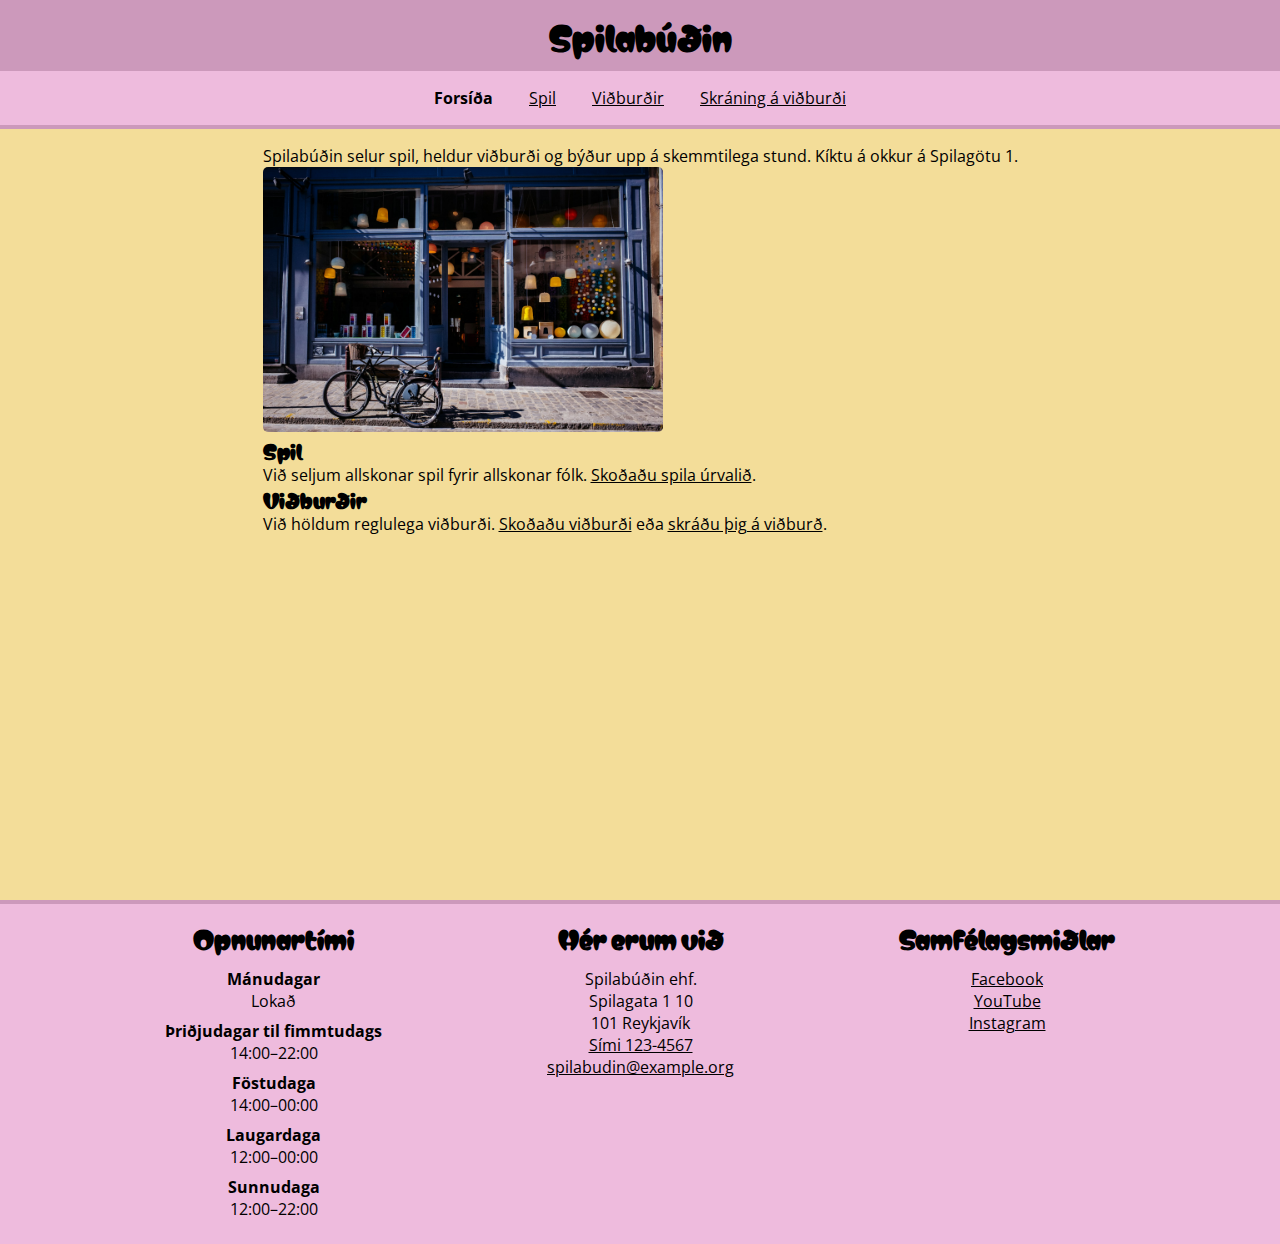
<file: v3/index.html>
<!DOCTYPE html>
<html lang="is">

<head>
  <meta charset="utf-8">
  <title>Spilabúðin</title>
  <meta name="description"
    content="Spilabúðin selur spil, heldur viðburði og býður upp á skemmtilega stund. Kíktu á okkur á Spilagötu 1.">
  <meta property="og:title" content="Spilabúðin">
  <meta property="og:description"
    content="Spilabúðin selur spil, heldur viðburði og býður upp á skemmtilega stund. Kíktu á okkur á Spilagötu 1.">
  <meta property="og:image" content="/myndir/sharing.jpg">
  <link rel="stylesheet" href="styles.css">
</head>

<body>
  <div class="wrapper">
    <header>
      <h1>Spilabúðin</h1>
    </header>

    <p><a href="#efni" class="sr-only">Beint í efni</a></p>

    <nav>
      <ul>
        <li><strong>Forsíða</strong></li>
        <li><a href="sidur/spil.html">Spil</a></li>
        <li><a href="sidur/vidburdir.html">Viðburðir</a></li>
        <li><a href="sidur/skraning.html">Skráning á viðburði</a></li>
      </ul>
    </nav>

    
    <main id="efni">
      <p>Spilabúðin selur spil, heldur viðburði og býður upp á skemmtilega stund. Kíktu á okkur á Spilagötu 1.</p>

      <img class="forsidumynd" src="./myndir/spilabudin.jpg"
        alt="Inngangur að Spilabúðinni, blámálað hús með stórum gluggum. Í gluggunum eru litríkir hlutir. Fyrir framan húsið er hjól.">

      <section>
        <h3>Spil</h3>
        <p>Við seljum allskonar spil fyrir allskonar fólk. <a href="./sidur/spil.html">Skoðaðu spila úrvalið</a>.</p>
      </section>

      <section>
        <h3>Viðburðir</h3>
        <p>Við höldum reglulega viðburði. <a href="./sidur/vidburdir.html">Skoðaðu viðburði</a> eða <a
            href="./sidur/skraning.html">skráðu þig á viðburð</a>.</p>
      </section>
    </main>
  </div>

  <footer>
    <section>
      <h2>Opnunartími</h2>
      <dl>
        <dt>Mánudagar</dt>
        <dd>Lokað</dd>
        <dt>Þriðjudagar til fimmtudags</dt>
        <dd>14:00–22:00</dd>
        <dt>Föstudaga</dt>
        <dd>14:00–00:00</dd>
        <dt>Laugardaga</dt>
        <dd>12:00–00:00</dd>
        <dt>Sunnudaga</dt>
        <dd>12:00–22:00</dd>
      </dl>
    </section>

    <section>
      <h2>Hér erum við</h2>
      <ul>
        <li>Spilabúðin ehf.</li>
        <li>Spilagata 1 10</li>
        <li>101 Reykjavík</li>
        <li><a href="tel:1234567">Sími 123-4567</a></li>
        <li>
          <a href="mailto:spilabudin@example.org">spilabudin@example.org</a>
        </li>
      </ul>
    </section>

    <section>
      <h2>Samfélagsmiðlar</h2>
      <ul>
        <li><a href="https://www.facebook.com/HaskoliIslands/">Facebook</a></li>
        <li><a href="https://www.youtube.com/user/HIvarp">YouTube</a></li>
        <li><a href="https://www.instagram.com/haskoli_islands/">Instagram</a></li>
      </ul>
    </section>
  </footer>
</body>

</html>
</file>
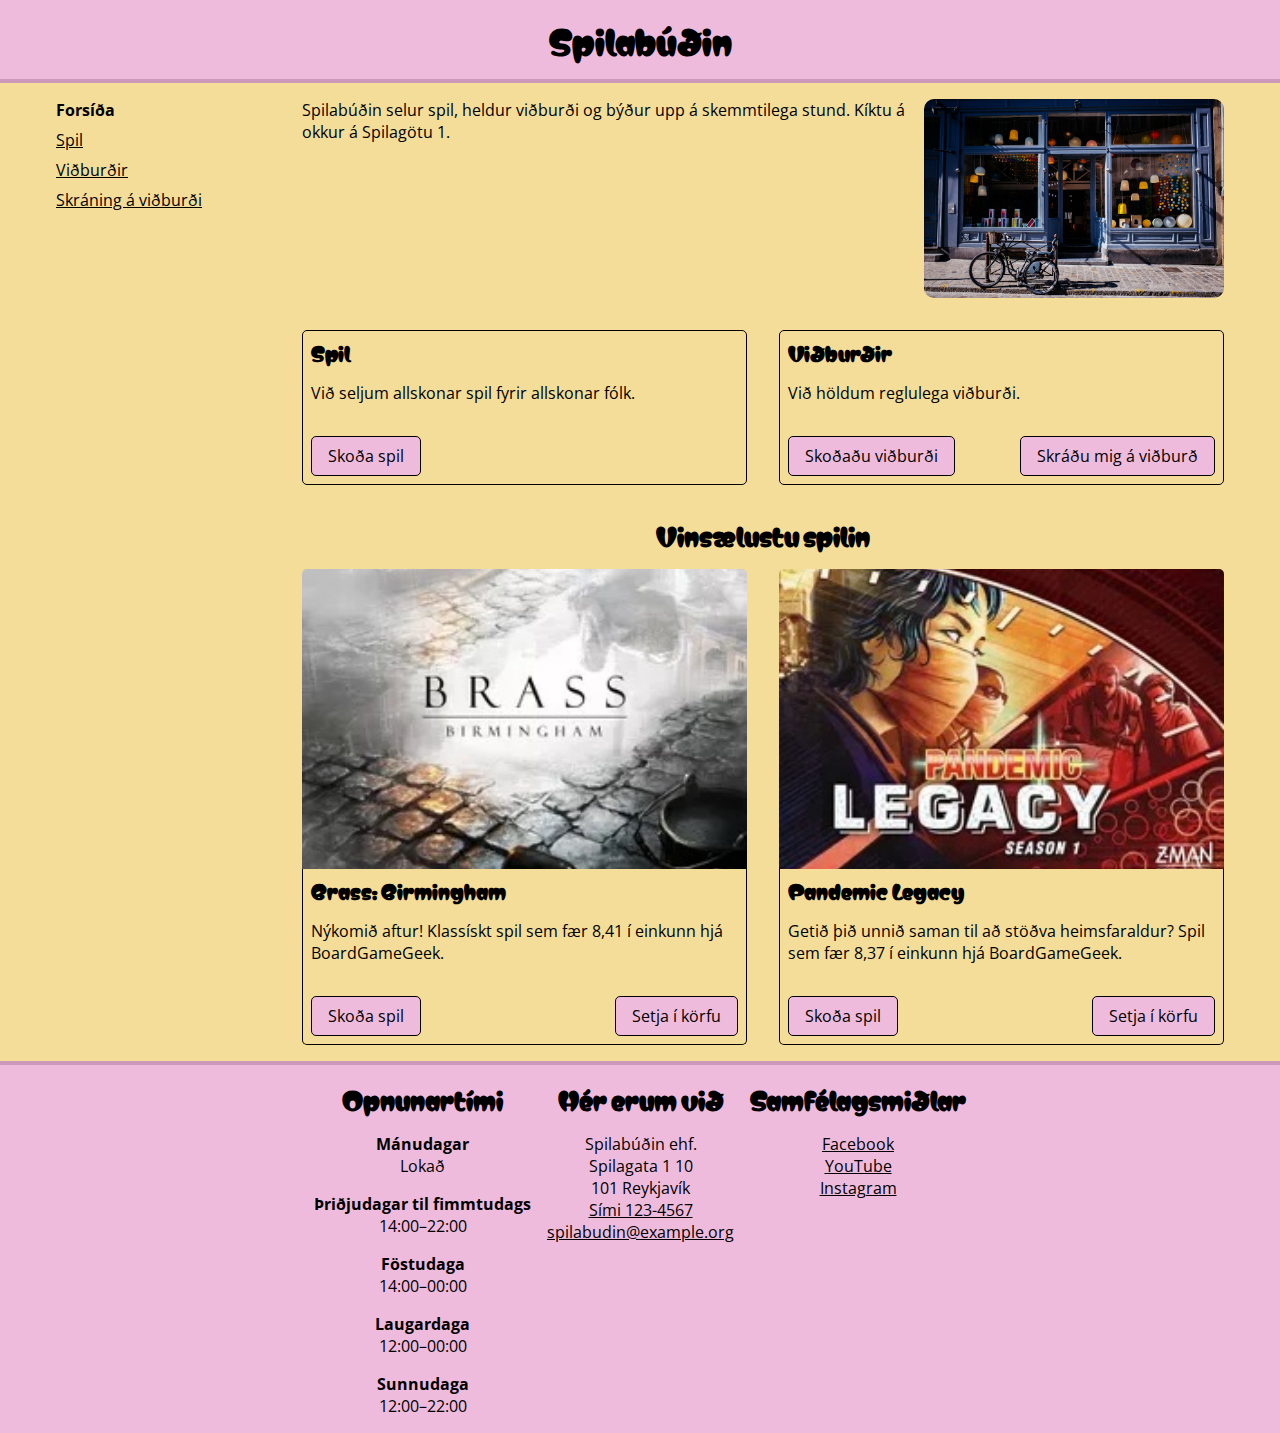
<file: v4/index.html>
<!DOCTYPE html>
<html lang="is">

<head>
  <meta charset="utf-8">
  <title>Spilabúðin</title>
  <link rel="stylesheet" href="./styles.css">
  <meta name="description"
    content="Spilabúðin selur spil, heldur viðburði og býður upp á skemmtilega stund. Kíktu á okkur á Spilagötu 1.">
  <meta property="og:title" content="Spilabúðin">
  <meta property="og:description"
    content="Spilabúðin selur spil, heldur viðburði og býður upp á skemmtilega stund. Kíktu á okkur á Spilagötu 1.">
  <meta property="og:image" content="./myndir/sharing.jpg">
</head>

<body>
  <div class="wrapper">
    <header>
      <h1>Spilabúðin</h1>
    </header>

    <p class="sr-only"><a href="#efni">Beint í efni</a></p>

    <div class="wrapper-content">
      <nav class="wrapper-nav">
        <ul>
          <li><strong>Forsíða</strong></li>
          <li><a href="sidur/spil.html">Spil</a></li>
          <li><a href="sidur/vidburdir.html">Viðburðir</a></li>
          <li><a href="sidur/skraning.html">Skráning á viðburði</a></li>
        </ul>
      </nav>

      <main id="efni" class="wrapper-main">
        <div class="content">
          <div class="inngangur">
            <img src="./myndir/spilabudin.jpg" alt="Mynd af Spilabúðinni.">
            <p>Spilabúðin selur spil, heldur viðburði og býður upp á skemmtilega stund. Kíktu á okkur á Spilagötu 1.</p>
          </div>

          <div class="cards">
            <div class="content">
              <section class="card">
                <div class="content">
                  <h3 class="title">Spil</h3>
                  <div class="text">
                    <p>Við seljum allskonar spil fyrir allskonar fólk.</p>
                  </div>
                  <div class="actions">
                    <a href="./sidur/spil.html" class="button">Skoða spil</a>
                  </div>
                </div>
              </section>

              <section class="card">
                <div class="content">
                  <h3 class="title">Viðburðir</h3>
                  <div class="text">
                    <p>Við höldum reglulega viðburði.</p>
                  </div>
                  <div class="actions">
                    <a class="button" href="./sidur/vidburdir.html">Skoðaðu viðburði</a><a class="button"
                      href="./sidur/skraning.html">Skráðu mig á viðburð</a>
                  </div>
                </div>
              </section>
            </div>
          </div>

          <div class="cards">
            <h2 class="title">Vinsælustu spilin</h2>
            <div class="content">
              <section class="card">
                <div class="image"><img src="./myndir/brass.jpg" alt="Mynd af spilinu Brass: Birmingham"></div>
                <div class="content">
                  <h3 class="title">Brass: Birmingham</h3>
                  <div class="text">
                    <p>Nýkomið aftur! Klassískt spil sem fær 8,41 í einkunn hjá BoardGameGeek.
                    </p>
                  </div>
                  <div class="actions">
                    <a href="./sidur/spil.html" class="button">Skoða spil</a>
                    <form method="post" action=".">
                      <input type="hidden" name="id" value="1">
                      <button class="button">Setja í körfu</button>
                    </form>
                  </div>
                </div>
              </section>

              <section class="card">
                <div class="image"><img class="image" src="./myndir/pandemic.jpg" alt="Mynd af spilinu Pandemic Legacy"></div>
                <div class="content">
                  <h3 class="title">Pandemic Legacy</h3>
                  <div class="text">
                    <p>Getið þið unnið saman til að stöðva heimsfaraldur? Spil sem fær 8,37 í einkunn hjá BoardGameGeek.
                    </p>
                  </div>
                  <div class="actions">
                    <a href="./sidur/spil.html" class="button">Skoða spil</a>

                    <form method="post" action=".">
                      <input type="hidden" name="id" value="1">
                      <button class="button">Setja í körfu</button>
                    </form>
                  </div>
                </div>
              </section>

            </div>
          </div>
        </div>
      </main>
    </div>

    <footer>
      <section>
        <h2>Opnunartími</h2>
        <dl>
          <dt>Mánudagar</dt>
          <dd>Lokað</dd>
          <dt>Þriðjudagar til fimmtudags</dt>
          <dd>14:00–22:00</dd>
          <dt>Föstudaga</dt>
          <dd>14:00–00:00</dd>
          <dt>Laugardaga</dt>
          <dd>12:00–00:00</dd>
          <dt>Sunnudaga</dt>
          <dd>12:00–22:00</dd>
        </dl>
      </section>

      <section>
        <h2>Hér erum við</h2>
        <ul>
          <li>Spilabúðin ehf.</li>
          <li>Spilagata 1 10</li>
          <li>101 Reykjavík</li>
          <li><a href="tel:1234567">Sími 123-4567</a></li>
          <li>
            <a href="mailto:spilabudin@example.org">spilabudin@example.org</a>
          </li>
        </ul>
      </section>

      <section>
        <h2>Samfélagsmiðlar</h2>
        <ul>
          <li><a href="https://www.facebook.com/HaskoliIslands/">Facebook</a></li>
          <li><a href="https://www.youtube.com/user/HIvarp">YouTube</a></li>
          <li><a href="https://www.instagram.com/haskoli_islands/">Instagram</a></li>
        </ul>
      </section>
    </footer>
  </div>

</body>

</html>
</file>
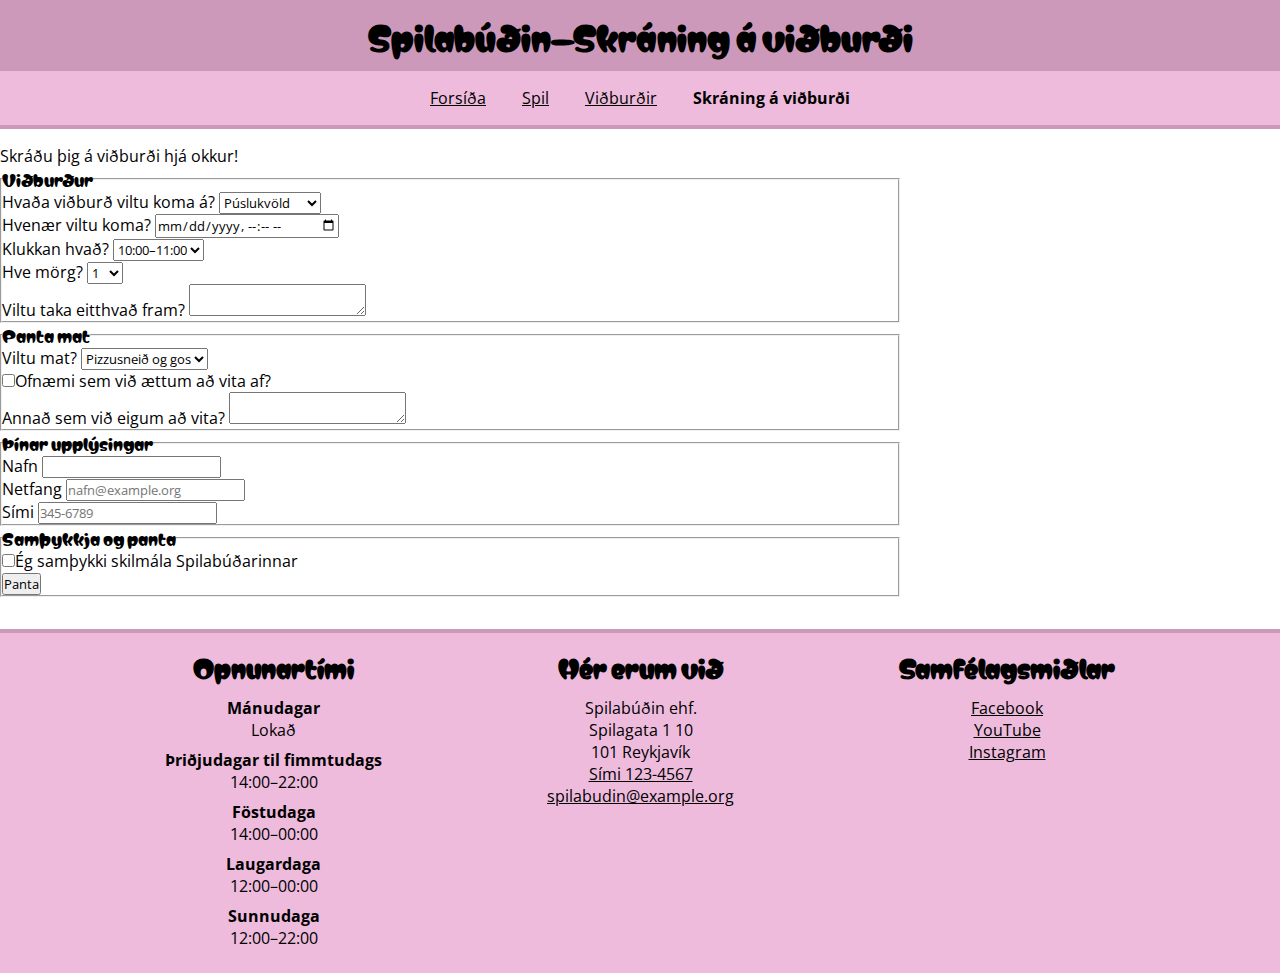
<file: v3/sidur/skraning.html>
<!DOCTYPE html>
<html lang="is">

<head>
  <meta charset="utf-8">
  <title>Spilabúðin—Skráning á viðburði</title>
  <meta name="description"
    content="Spilabúðin selur spil, heldur viðburði og býður upp á skemmtilega stund. Kíktu á okkur á Spilagötu 1.">
  <meta property="og:title" content="Spilabúðin">
  <meta property="og:description"
    content="Spilabúðin selur spil, heldur viðburði og býður upp á skemmtilega stund. Kíktu á okkur á Spilagötu 1.">
  <meta property="og:image" content="/myndir/sharing.jpg">
  <link rel="stylesheet" href="../styles.css">
</head>

<body>
  <header>
    <h1>Spilabúðin—Skráning á viðburði</h1>
  </header>

  <p><a href="#efni" class="sr-only">Beint í efni</a></p>

  <nav>
    <ul>
      <li><a href="../index.html">Forsíða</a></li>
      <li><a href="./spil.html">Spil</a></li>
      <li><a href="./vidburdir.html">Viðburðir</a></li>
      <li><strong>Skráning á viðburði</strong></li>
    </ul>
  </nav>

  <main id="efni">
    <p>Skráðu þig á viðburði hjá okkur!</p>

    <form method="GET" action=".">
      <fieldset>
        <legend>Viðburður</legend>
        <div>
          <label for="event">Hvaða viðburð viltu koma á?</label>
          <select id="event">
            <option>Púslukvöld</option>
            <option>Ticket to Ride</option>
          </select>
        </div>
        <div>
          <label for="when">Hvenær viltu koma?</label>
          <input type="datetime-local" id="when" name="when">
        </div>
        <div>
          <label for="time">Klukkan hvað?</label>
          <select id="time">
            <option>10:00–11:00</option>
            <option>11:00–12:00</option>
            <option>12:00–13:00</option>
            <option>13:00–14:00</option>
            <option>14:00–15:00</option>
            <option>15:00–16:00</option>
            <option>16:00–17:00</option>
            <option>17:00–18:00</option>
            <option>18:00–19:00</option>
            <option>19:00–20:00</option>
            <option>20:00–21:00</option>
            <option>21:00–22:00</option>
            <option>22:00–23:00</option>
            <option>23:00–00:00</option>
          </select>
        </div>
        <div>
          <label for="size">Hve mörg?</label>
          <select id="size">
            <option>1</option>
            <option>2</option>
            <option>3</option>
            <option>4</option>
            <option>5</option>
            <option>6</option>
            <option>7</option>
            <option>8</option>
            <option>9</option>
            <option>10</option>
          </select>
        </div>
        <div>
          <label for="special">Viltu taka eitthvað fram?</label>
          <textarea id="special"></textarea>
        </div>
      </fieldset>
      <fieldset>
        <legend>Panta mat</legend>
        <div>
          <label for="food">Viltu mat?</label>
          <select id="food">
            <option>Pizzusneið og gos</option>
            <option>Kaffi og kaka</option>
            <option>Engan mat</option>
          </select>
        </div>
        <div>
          <label>
            <input type="checkbox" name="allergy">Ofnæmi sem við ættum að vita af?</label>
        </div>
        <div>
          <label for="special-food">Annað sem við eigum að vita?</label>
          <textarea id="special-food"></textarea>
        </div>
      </fieldset>
      <fieldset>
        <legend>Þínar upplýsingar</legend>
        <div>
          <label for="name">Nafn</label>
          <input id="name" type="text" required>
        </div>
        <div>
          <label for="email">Netfang</label>
          <input id="email" name="email" type="email" required placeholder="nafn@example.org">
        </div>
        <div>
          <label for="phone">Sími</label>
          <input id="phone" type="tel" required placeholder="345-6789">
        </div>
      </fieldset>
      <fieldset>
        <legend>Samþykkja og panta</legend>
        <div>
          <label>
            <input type="checkbox" name="terms">Ég samþykki skilmála
            Spilabúðarinnar</label>
        </div>
        <button>Panta</button>
      </fieldset>
    </form>
  </main>

  <footer>
    <section>
      <h2>Opnunartími</h2>
      <dl>
        <dt>Mánudagar</dt>
        <dd>Lokað</dd>
        <dt>Þriðjudagar til fimmtudags</dt>
        <dd>14:00–22:00</dd>
        <dt>Föstudaga</dt>
        <dd>14:00–00:00</dd>
        <dt>Laugardaga</dt>
        <dd>12:00–00:00</dd>
        <dt>Sunnudaga</dt>
        <dd>12:00–22:00</dd>
      </dl>
    </section>

    <section>
      <h2>Hér erum við</h2>
      <ul>
        <li>Spilabúðin ehf.</li>
        <li>Spilagata 1 10</li>
        <li>101 Reykjavík</li>
        <li><a href="tel:1234567">Sími 123-4567</a></li>
        <li>
          <a href="mailto:spilabudin@example.org">spilabudin@example.org</a>
        </li>
      </ul>
    </section>

    <section>
      <h2>Samfélagsmiðlar</h2>
      <ul>
        <li><a href="https://www.facebook.com/HaskoliIslands/">Facebook</a></li>
        <li><a href="https://www.youtube.com/user/HIvarp">YouTube</a></li>
        <li><a href="https://www.instagram.com/haskoli_islands/">Instagram</a></li>
      </ul>
    </section>
  </footer>
</body>

</html>
</file>
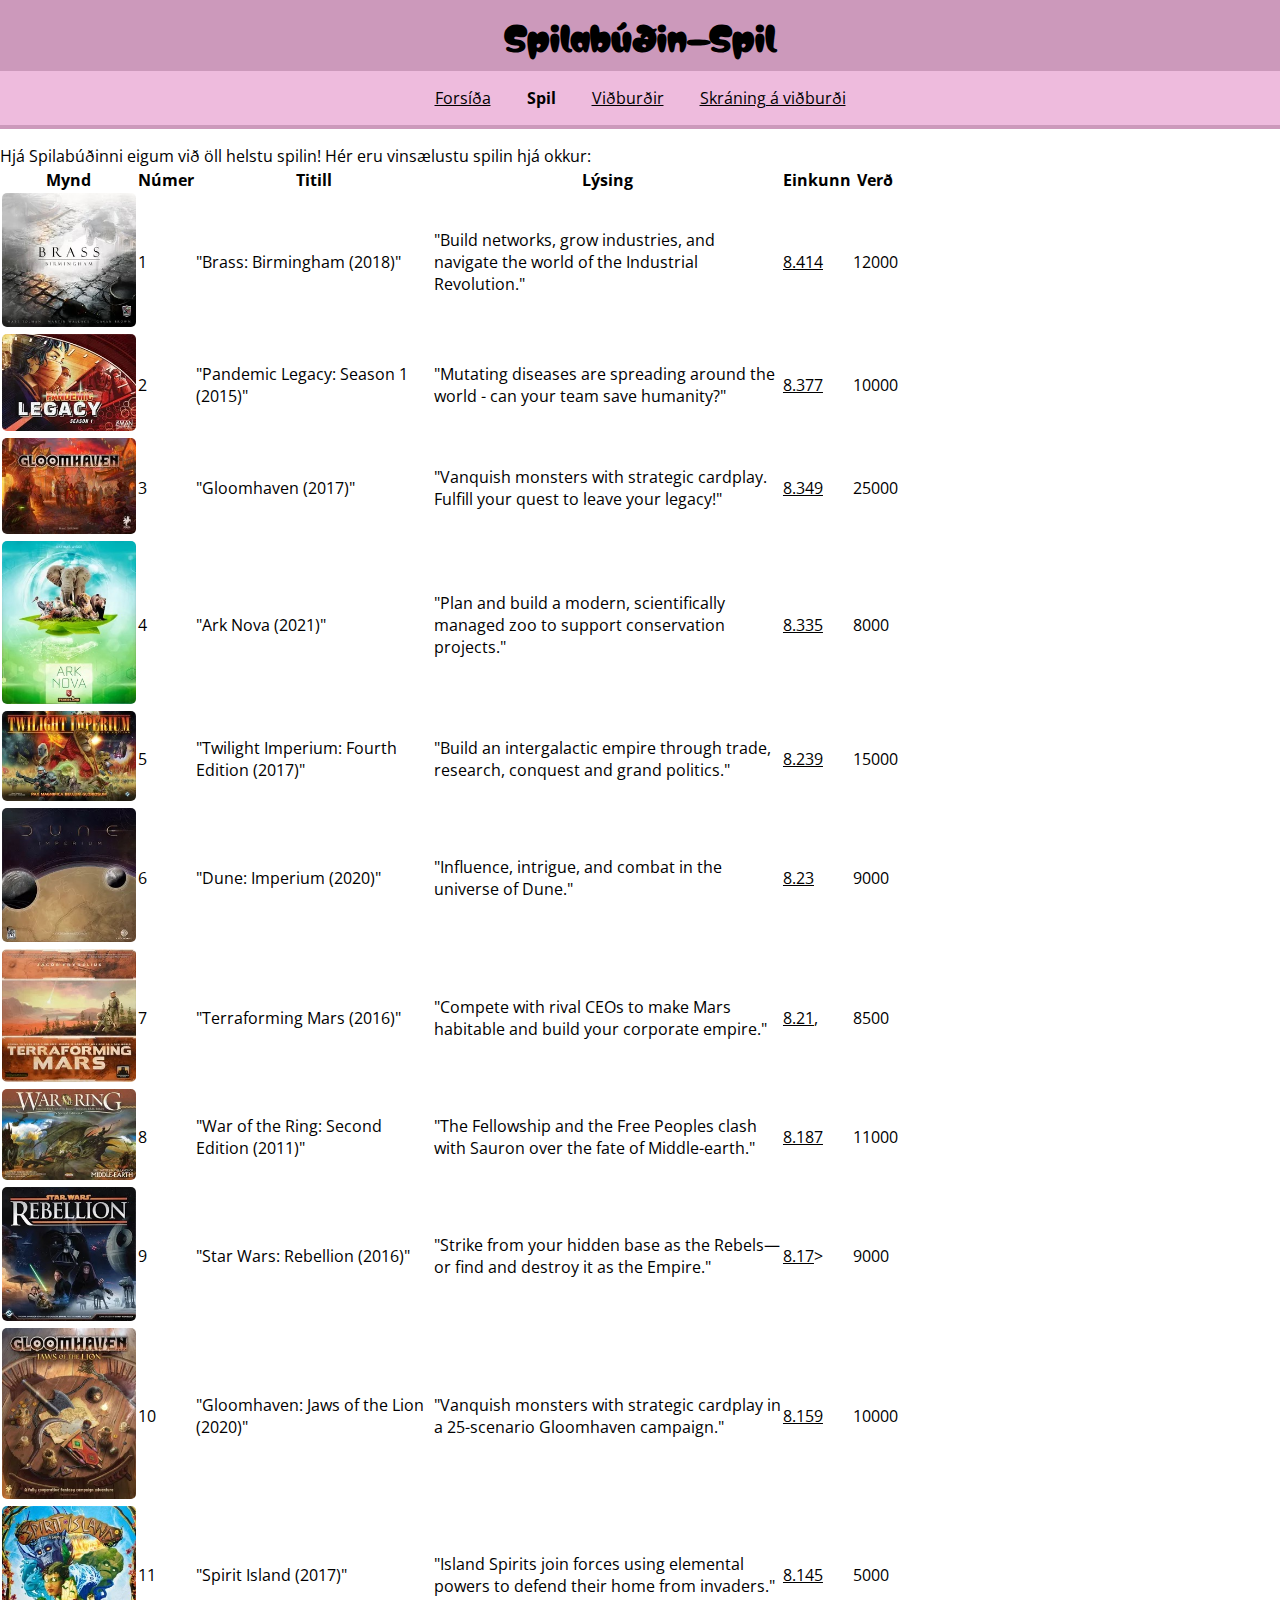
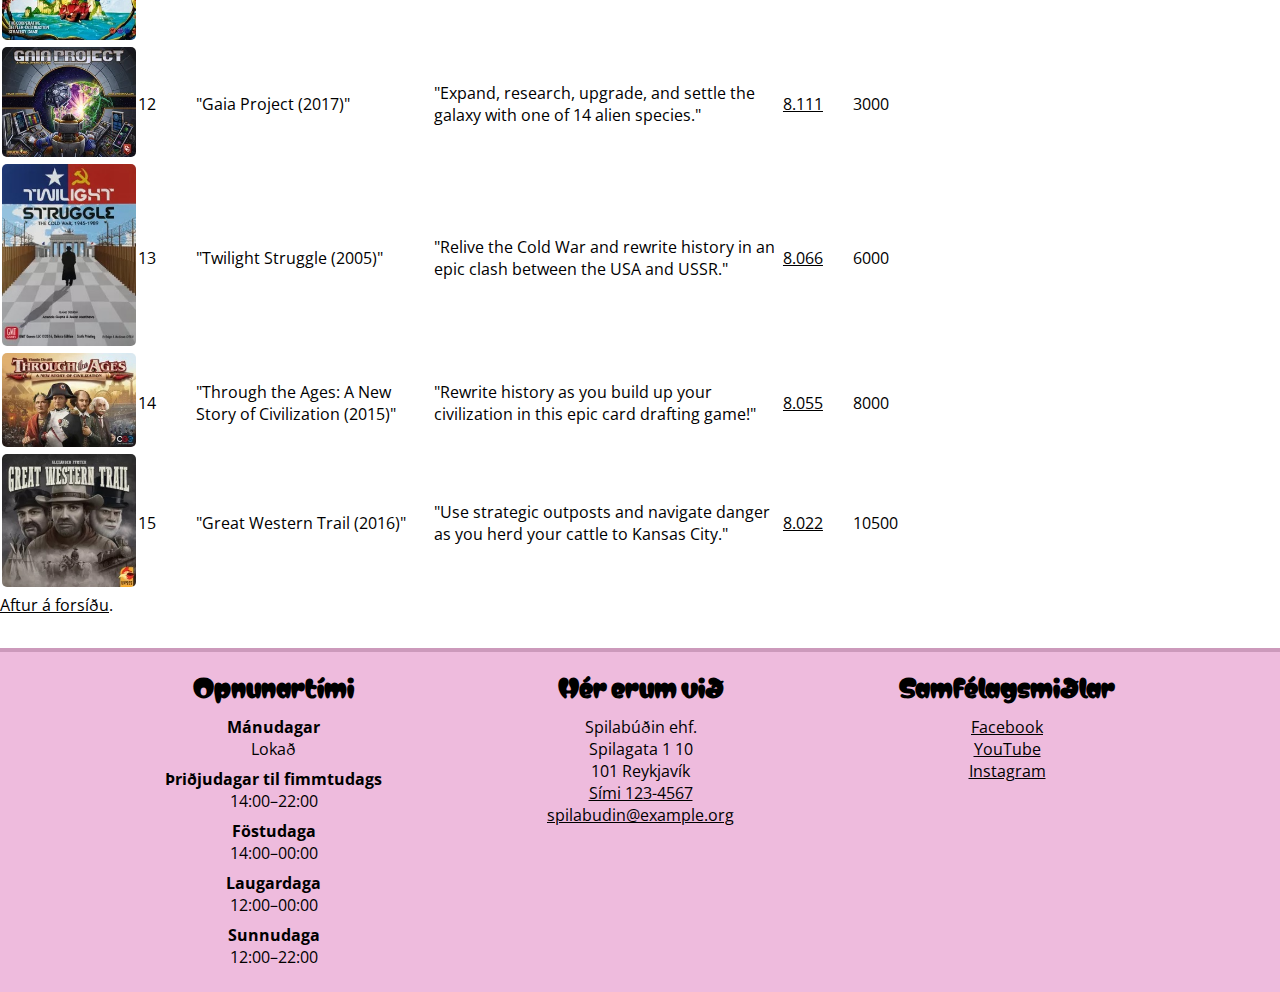
<file: v3/sidur/spil.html>
<!DOCTYPE html>
<html lang="is">

<head>
  <meta charset="utf-8">
  <title>Spilabúðin—Spil</title>
  <meta name="description" content="Spilaúrval hjá Spilabúðinni">
  <meta property="og:title" content="Spilabúðin">
  <meta property="og:description" content="Spilaúrval hjá Spilabúðinni">
  <meta property="og:image" content="/myndir/sharing.jpg">
  <link rel="stylesheet" href="../styles.css">
</head>

<body>
  <header>
    <h1>Spilabúðin—Spil</h1>
  </header>

  <p><a href="#efni" class="sr-only">Beint í efni</a></p>

  <nav>
    <ul>
      <li><a href="../index.html">Forsíða</a></li>
      <li><strong>Spil</strong></li>
      <li><a href="./vidburdir.html">Viðburðir</a></li>
      <li><a href="./skraning.html">Skráning á viðburði</a></li>
    </ul>
  </nav>

  <main id="efni">
    <p>Hjá Spilabúðinni eigum við öll helstu spilin! Hér eru vinsælustu spilin hjá okkur:</p>

    <table>
    <tr>
      <th>Mynd</th>
      <th>Númer</th>
      <th>Titill</th>
      <th>Lýsing</th>
      <th>Einkunn</th>
      <th>Verð</th>
    </tr>
    <tr lang="en">
      <td><img src="../myndir/brass.jpg" alt=""></td>
      <td>1</td>
      <td>"Brass: Birmingham (2018)"</td>
      <td>"Build networks, grow industries, and navigate the world of the Industrial Revolution."</td>
      <td><a href="https://boardgamegeek.com/boardgame/224517/brass-birmingham">8.414</a></td>
      <td>12000</td>
    </tr>
    <tr lang="en">
      <td><img src="../myndir/pandemic.jpg" alt=""></td>
      <td>2</td>
      <td>"Pandemic Legacy: Season 1 (2015)"</td>
      <td> "Mutating diseases are spreading around the world - can your team save humanity?"</td>
      <td><a href="https://boardgamegeek.com/boardgame/161936/pandemic-legacy-season-1">8.377</a></td>
      <td>10000</td>
    </tr>
    <tr lang="en">
      <td><img src="../myndir/gloomhaven.jpg" alt=""></td>
      <td>3</td>
      <td>"Gloomhaven (2017)"</td>
      <td>"Vanquish monsters with strategic cardplay. Fulfill your quest to leave your legacy!"</td>
      <td><a href="https://boardgamegeek.com/boardgame/174430/gloomhaven">8.349</a></td>
      <td>25000</td>
    </tr>
    <tr lang="en">
      <td><img src="../myndir/arknova.jpg" alt=""></td>
      <td>4</td>
      <td>"Ark Nova (2021)"</td>
      <td>"Plan and build a modern, scientifically managed zoo to support conservation projects."</td>
      <td><a href="https://boardgamegeek.com/boardgame/342942/ark-nova">8.335</a></td>
      <td>8000</td>
    </tr>
    <tr lang="en">
      <td><img src="../myndir/twilight-imperium.jpg" alt=""></td>
      <td>5</td>
      <td>"Twilight Imperium: Fourth Edition (2017)"</td>
      <td>"Build an intergalactic empire through trade, research, conquest and grand politics."</td>
      <td><a href="https://boardgamegeek.com/boardgame/233078/twilight-imperium-fourth-edition">8.239</a></td>
      <td>15000</td>
    </tr>
    <tr lang="en">
      <td><img src="../myndir/dune.jpg" alt=""></td>
      <td>6</td>
      <td>"Dune: Imperium (2020)"</td>
      <td>"Influence, intrigue, and combat in the universe of Dune."</td>
      <td><a href="https://boardgamegeek.com/boardgame/316554/dune-imperium">8.23</a></td>
      <td>9000</td>
    </tr>
    <tr lang="en">
      <td><img src="../myndir/terraforming-mars.jpg" alt=""></td>
      <td>7</td>
      <td>"Terraforming Mars (2016)"</td>
      <td>"Compete with rival CEOs to make Mars habitable and build your corporate empire."</td>
      <td><a href="https://boardgamegeek.com/boardgame/167791/terraforming-mars">8.21</a>,</td>
      <td>8500</td>
    </tr>
    <tr lang="en">
      <td><img src="../myndir/war-of-the-ring.jpg" alt=""></td>
      <td>8</td>
      <td>"War of the Ring: Second Edition (2011)"</td>
      <td>"The Fellowship and the Free Peoples clash with Sauron over the fate of Middle-earth."</td>
      <td><a href="https://boardgamegeek.com/boardgame/115746/war-of-the-ring-second-edition">8.187</a></td>
      <td>11000</td>
    </tr>
    <tr lang="en">
      <td><img src="../myndir/star-wars.jpg" alt=""></td>
      <td>9</td>
      <td>"Star Wars: Rebellion (2016)"</td>
      <td>"Strike from your hidden base as the Rebels—or find and destroy it as the Empire."</td>
      <td><a href="https://boardgamegeek.com/boardgame/187645/star-wars-rebellion">8.17</a>></td>
      <td>9000</td>
    </tr>
    <tr lang="en">
      <td><img src="../myndir/gloomhaven-jaws.jpg" alt=""></td>
      <td>10</td>
      <td>"Gloomhaven: Jaws of the Lion (2020)"</td>
      <td>"Vanquish monsters with strategic cardplay in a 25-scenario Gloomhaven campaign."</td>
      <td><a href="https://boardgamegeek.com/boardgame/291457/gloomhaven-jaws-of-the-lion">8.159</a></td>
      <td>10000</td>
    </tr>
    <tr lang="en">
      <td><img src="../myndir/spirit-island.jpg" alt=""></td>
      <td>11</td>
      <td>"Spirit Island (2017)"</td>
      <td>"Island Spirits join forces using elemental powers to defend their home from invaders."</td>
      <td><a href="https://boardgamegeek.com/boardgame/162886/spirit-island">8.145</a></td>
      <td>5000</td>
    </tr>
    <tr lang="en">
      <td><img src="../myndir/gaia-project.jpg" alt=""></td>
      <td>12</td>
      <td>"Gaia Project (2017)"</td>
      <td>"Expand, research, upgrade, and settle the galaxy with one of 14 alien species."</td>
      <td><a href="https://boardgamegeek.com/boardgame/220308/gaia-project">8.111</a></td>
      <td>3000</td>
    </tr>
    <tr lang="en">
      <td><img src="../myndir/twilight-struggle.jpg" alt=""></td>
      <td>13</td>
      <td>"Twilight Struggle (2005)"</td>
      <td>"Relive the Cold War and rewrite history in an epic clash between the USA and USSR."</td>
      <td><a href="https://boardgamegeek.com/boardgame/12333/twilight-struggle">8.066</a></td>
      <td>6000</td>
    </tr>
    <tr lang="en">
      <td><img src="../myndir/through-the-ages.jpg" alt=""></td>
      <td>14</td>
      <td>"Through the Ages: A New Story of Civilization (2015)"</td>
      <td>"Rewrite history as you build up your civilization in this epic card drafting game!"</td>
      <td><a href="https://boardgamegeek.com/boardgame/182028/through-the-ages-a-new-story-of-civilization">8.055</a>
      <td>8000</td>
    </tr>
    <tr lang="en">
      <td><img src="../myndir/great-western-trail.jpg" alt=""></td>
      <td>15</td>
      <td>"Great Western Trail (2016)"</td>
      <td>"Use strategic outposts and navigate danger as you herd your cattle to Kansas City."</td>
      <td><a href="https://boardgamegeek.com/boardgame/193738/great-western-trail">8.022</a></td>
      <td>10500</td>
    </tr>
  </table>

    <p><a href="../index.html">Aftur á forsíðu</a>.</p>
  </main>

  <footer>
    <section>
      <h2>Opnunartími</h2>
      <dl>
        <dt>Mánudagar</dt>
        <dd>Lokað</dd>
        <dt>Þriðjudagar til fimmtudags</dt>
        <dd>14:00–22:00</dd>
        <dt>Föstudaga</dt>
        <dd>14:00–00:00</dd>
        <dt>Laugardaga</dt>
        <dd>12:00–00:00</dd>
        <dt>Sunnudaga</dt>
        <dd>12:00–22:00</dd>
      </dl>
    </section>

    <section>
      <h2>Hér erum við</h2>
      <ul>
        <li>Spilabúðin ehf.</li>
        <li>Spilagata 1 10</li>
        <li>101 Reykjavík</li>
        <li><a href="tel:1234567">Sími 123-4567</a></li>
        <li>
          <a href="mailto:spilabudin@example.org">spilabudin@example.org</a>
        </li>
      </ul>
    </section>

    <section>
      <h2>Samfélagsmiðlar</h2>
      <ul>
        <li><a href="https://www.facebook.com/HaskoliIslands/">Facebook</a></li>
        <li><a href="https://www.youtube.com/user/HIvarp">YouTube</a></li>
        <li><a href="https://www.instagram.com/haskoli_islands/">Instagram</a></li>
      </ul>
    </section>
  </footer>
</body>

</html>
</file>
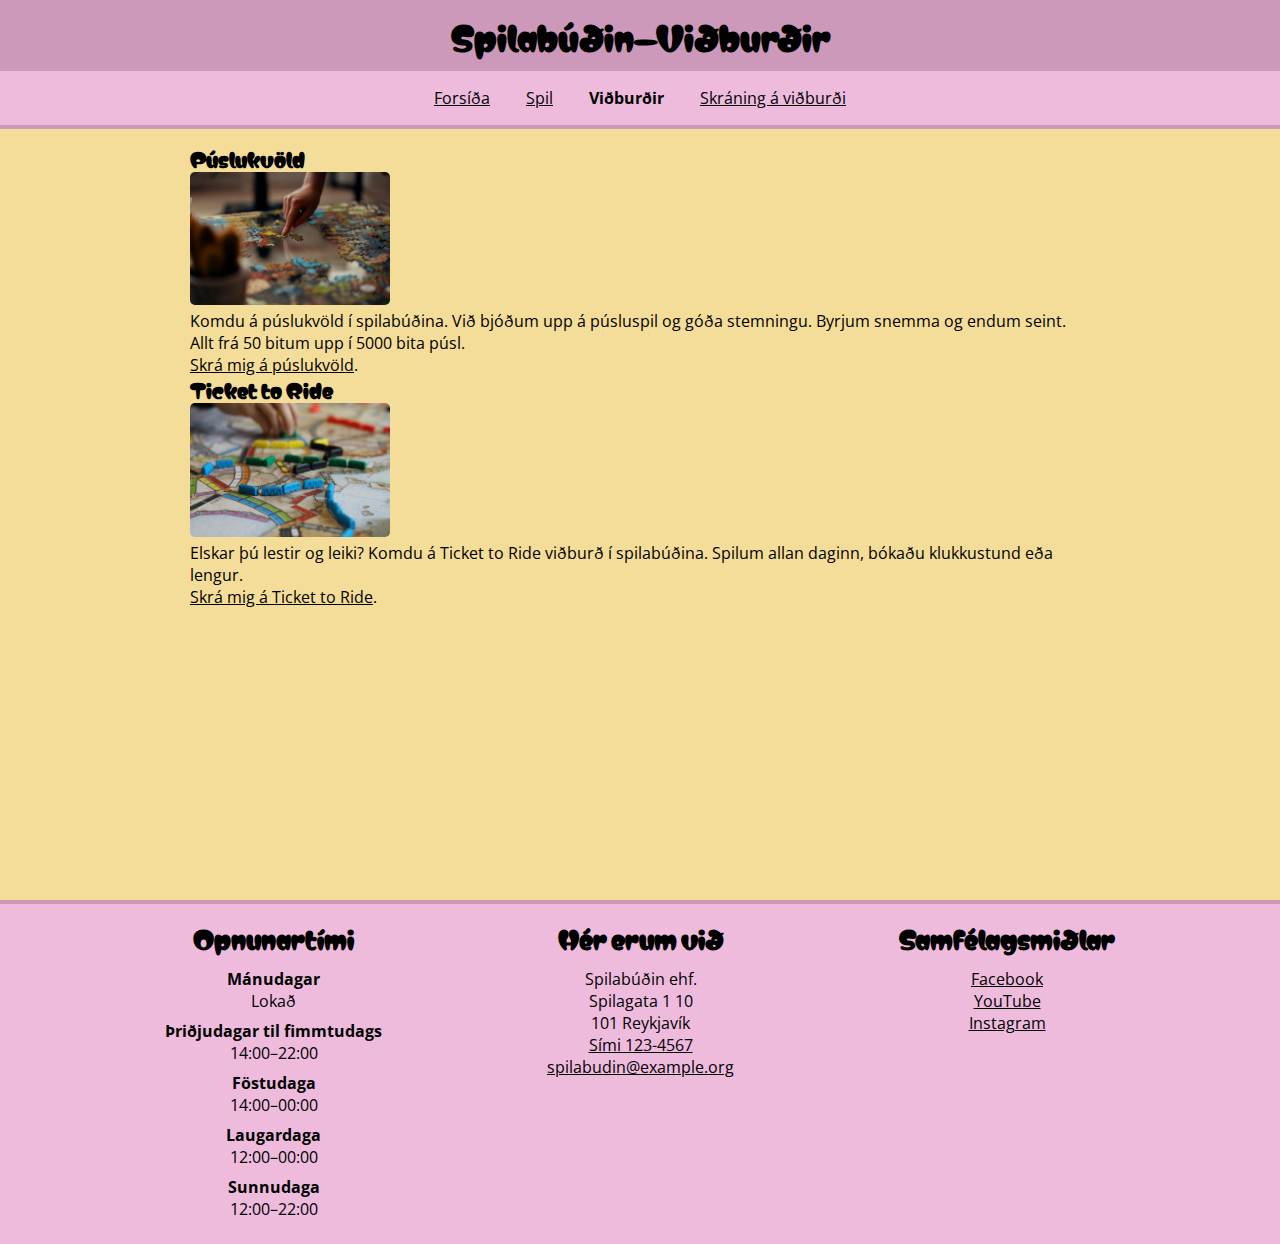
<file: v3/sidur/vidburdir.html>
<!DOCTYPE html>
<html lang="is">

<head>
  <meta charset="utf-8">
  <title>Spilabúðin—Viðburðir</title>
  <meta name="description"
    content="Næstu viðburðir hjá Spilabúðinni.">
  <meta property="og:title" content="Spilabúðin">
  <meta property="og:description"
    content="Næstu viðburðir hjá Spilabúðinni.">
  <meta property="og:image" content="/myndir/sharing.jpg">
  <link rel="stylesheet" href="../styles.css">
</head>

<body>
  <div class="wrapper">
    <header>
      <h1>Spilabúðin—Viðburðir</h1>
    </header>

    <p><a href="#efni" class="sr-only">Beint í efni</a></p>

    <nav>
      <ul>
        <li><a href="../index.html">Forsíða</a></li>
        <li><a href="./spil.html">Spil</a></li>
        <li><strong>Viðburðir</strong></li>
        <li><a href="./skraning.html">Skráning á viðburði</a></li>
      </ul>
    </nav>

    <main id="efni">
      <section>
        <h3>Púslukvöld</h3>
        <img src="../myndir/puzzle.jpg" alt="Mynd af borði með hálfkláruðu púsluspili, hönd bendir á stakt púsl." width="200">
        <p>Komdu á púslukvöld í spilabúðina. Við bjóðum upp á púsluspil og góða stemningu. Byrjum snemma og endum seint. Allt frá 50 bitum upp í 5000 bita púsl.</p>
        <p><a href="./skraning.html">Skrá mig á púslukvöld</a>.</p>
      </section>

      <section>
        <h3>Ticket to Ride</h3>
        <img src="../myndir/ticket-to-ride.jpg" alt="Mynd af spilaborði Ticket to Ride, hönd setur niður lestarvagn." width="200">
        <p>Elskar þú lestir og leiki? Komdu á Ticket to Ride viðburð í spilabúðina. Spilum allan daginn, bókaðu klukkustund eða lengur.</p>
        <p><a href="./skraning.html">Skrá mig á Ticket to Ride</a>.</p>
      </section>
    </main>
  </div>
  
    <footer>
      <section>
        <h2>Opnunartími</h2>
        <dl>
          <dt>Mánudagar</dt>
          <dd>Lokað</dd>
          <dt>Þriðjudagar til fimmtudags</dt>
          <dd>14:00–22:00</dd>
          <dt>Föstudaga</dt>
          <dd>14:00–00:00</dd>
          <dt>Laugardaga</dt>
          <dd>12:00–00:00</dd>
          <dt>Sunnudaga</dt>
          <dd>12:00–22:00</dd>
        </dl>
      </section>

      <section>
        <h2>Hér erum við</h2>
        <ul>
          <li>Spilabúðin ehf.</li>
          <li>Spilagata 1 10</li>
          <li>101 Reykjavík</li>
          <li><a href="tel:1234567">Sími 123-4567</a></li>
          <li>
            <a href="mailto:spilabudin@example.org">spilabudin@example.org</a>
          </li>
        </ul>
      </section>

      <section>
        <h2>Samfélagsmiðlar</h2>
        <ul>
          <li><a href="https://www.facebook.com/HaskoliIslands/">Facebook</a></li>
          <li><a href="https://www.youtube.com/user/HIvarp">YouTube</a></li>
          <li><a href="https://www.instagram.com/haskoli_islands/">Instagram</a></li>
        </ul>
      </section>
    </footer>
</body>

</html>
</file>
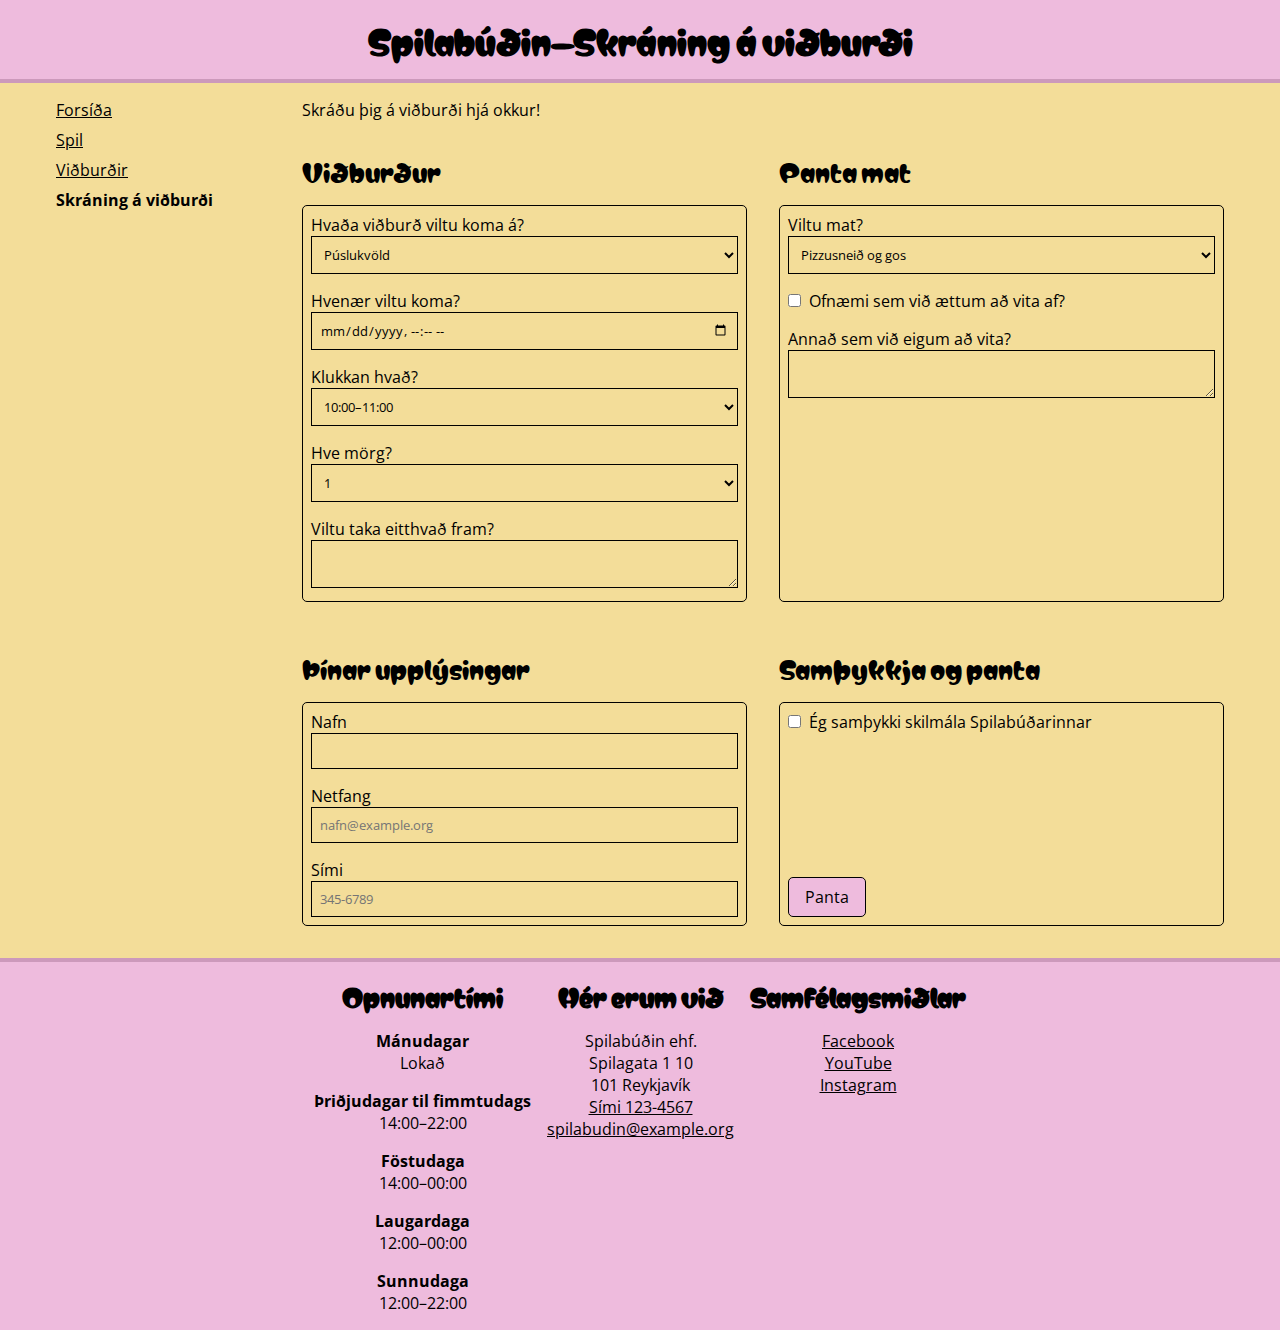
<file: v4/sidur/skraning.html>
<!DOCTYPE html>
<html lang="is">

<head>
  <link rel="stylesheet" href="../styles.css">
  <meta charset="utf-8">
  <title>Spilabúðin—Skráning á viðburði</title>
  <meta name="description"
    content="Spilabúðin selur spil, heldur viðburði og býður upp á skemmtilega stund. Kíktu á okkur á Spilagötu 1.">
  <meta property="og:title" content="Spilabúðin">
  <meta property="og:description"
    content="Spilabúðin selur spil, heldur viðburði og býður upp á skemmtilega stund. Kíktu á okkur á Spilagötu 1.">
  <meta property="og:image" content="./myndir/sharing.jpg">
</head>

<body>
  <div class="wrapper">
    <header>
      <h1>Spilabúðin—Skráning á viðburði</h1>
    </header>

    <p class="sr-only"><a href="#efni">Beint í efni</a></p>

    <div class="wrapper-content">
      <nav class="wrapper-nav">
        <ul>
          <li><a href="../index.html">Forsíða</a></li>
          <li><a href="./spil.html">Spil</a></li>
          <li><a href="./vidburdir.html">Viðburðir</a></li>
          <li><strong>Skráning á viðburði</strong></li>
        </ul>
      </nav>

      <main id="efni" class="wrapper-main">
        <div class="content">
          <p>Skráðu þig á viðburði hjá okkur!</p>

          <form method="GET" action=".">
            <div class="cards">
              <div class="content">

                <fieldset class="card">
                  <legend class="title">Viðburður</legend>
                  <div class="content">
                    <div>
                      <label for="event">Hvaða viðburð viltu koma á?</label>
                      <select id="event">
                        <option>Púslukvöld</option>
                        <option>Ticket to Ride</option>
                      </select>
                    </div>
                    <div>
                      <label for="when">Hvenær viltu koma?</label>
                      <input type="datetime-local" id="when" name="when">
                    </div>
                    <div>
                      <label for="time">Klukkan hvað?</label>
                      <select id="time">
                        <option>10:00–11:00</option>
                        <option>11:00–12:00</option>
                        <option>12:00–13:00</option>
                        <option>13:00–14:00</option>
                        <option>14:00–15:00</option>
                        <option>15:00–16:00</option>
                        <option>16:00–17:00</option>
                        <option>17:00–18:00</option>
                        <option>18:00–19:00</option>
                        <option>19:00–20:00</option>
                        <option>20:00–21:00</option>
                        <option>21:00–22:00</option>
                        <option>22:00–23:00</option>
                        <option>23:00–00:00</option>
                      </select>
                    </div>
                    <div>
                      <label for="size">Hve mörg?</label>
                      <select id="size">
                        <option>1</option>
                        <option>2</option>
                        <option>3</option>
                        <option>4</option>
                        <option>5</option>
                        <option>6</option>
                        <option>7</option>
                        <option>8</option>
                        <option>9</option>
                        <option>10</option>
                      </select>
                    </div>
                    <div>
                      <label for="special">Viltu taka eitthvað fram?</label>
                      <textarea id="special"></textarea>
                    </div>
                  </div>
                </fieldset>

                <fieldset class="card">
                  <legend class="title">Panta mat</legend>
                  <div class="content">
                    <div>
                      <label for="food">Viltu mat?</label>
                      <select id="food">
                        <option>Pizzusneið og gos</option>
                        <option>Kaffi og kaka</option>
                        <option>Engan mat</option>
                      </select>
                    </div>
                    <div>
                      <label>
                        <input type="checkbox" name="allergy">Ofnæmi sem við ættum að vita af?</label>
                    </div>
                    <div>
                      <label for="special-food">Annað sem við eigum að vita?</label>
                      <textarea id="special-food"></textarea>
                    </div>
                  </div>
                </fieldset>

                <fieldset class="card">
                  <legend class="title">Þínar upplýsingar</legend>
                  <div class="content">
                    <div>
                      <label for="name">Nafn</label>
                      <input id="name" type="text" required>
                    </div>
                    <div>
                      <label for="email">Netfang</label>
                      <input id="email" name="email" type="email" required placeholder="nafn@example.org">
                    </div>
                    <div>
                      <label for="phone">Sími</label>
                      <input id="phone" type="tel" required placeholder="345-6789">
                    </div>
                  </div>
                </fieldset>

                <fieldset class="card">
                  <legend class="title">Samþykkja og panta</legend>
                  <div class="content">
                    <div class="text">
                      <div>
                        <label>
                          <input type="checkbox" name="terms">Ég samþykki skilmála
                          Spilabúðarinnar</label>
                      </div>
                    </div>
                    <div class="actions">
                      <button class="button">Panta</button>
                    </div>
                  </div>
                </fieldset>
                
              </div>
            </div>
          </form>
        </div>
      </main>
    </div>

    <footer>
      <section>
        <h2>Opnunartími</h2>
        <dl>
          <dt>Mánudagar</dt>
          <dd>Lokað</dd>
          <dt>Þriðjudagar til fimmtudags</dt>
          <dd>14:00–22:00</dd>
          <dt>Föstudaga</dt>
          <dd>14:00–00:00</dd>
          <dt>Laugardaga</dt>
          <dd>12:00–00:00</dd>
          <dt>Sunnudaga</dt>
          <dd>12:00–22:00</dd>
        </dl>
      </section>

      <section>
        <h2>Hér erum við</h2>
        <ul>
          <li>Spilabúðin ehf.</li>
          <li>Spilagata 1 10</li>
          <li>101 Reykjavík</li>
          <li><a href="tel:1234567">Sími 123-4567</a></li>
          <li>
            <a href="mailto:spilabudin@example.org">spilabudin@example.org</a>
          </li>
        </ul>
      </section>

      <section>
        <h2>Samfélagsmiðlar</h2>
        <ul>
          <li><a href="https://www.facebook.com/HaskoliIslands/">Facebook</a></li>
          <li><a href="https://www.youtube.com/user/HIvarp">YouTube</a></li>
          <li><a href="https://www.instagram.com/haskoli_islands/">Instagram</a></li>
        </ul>
      </section>
    </footer>
  </div>
</body>
</html>
</file>
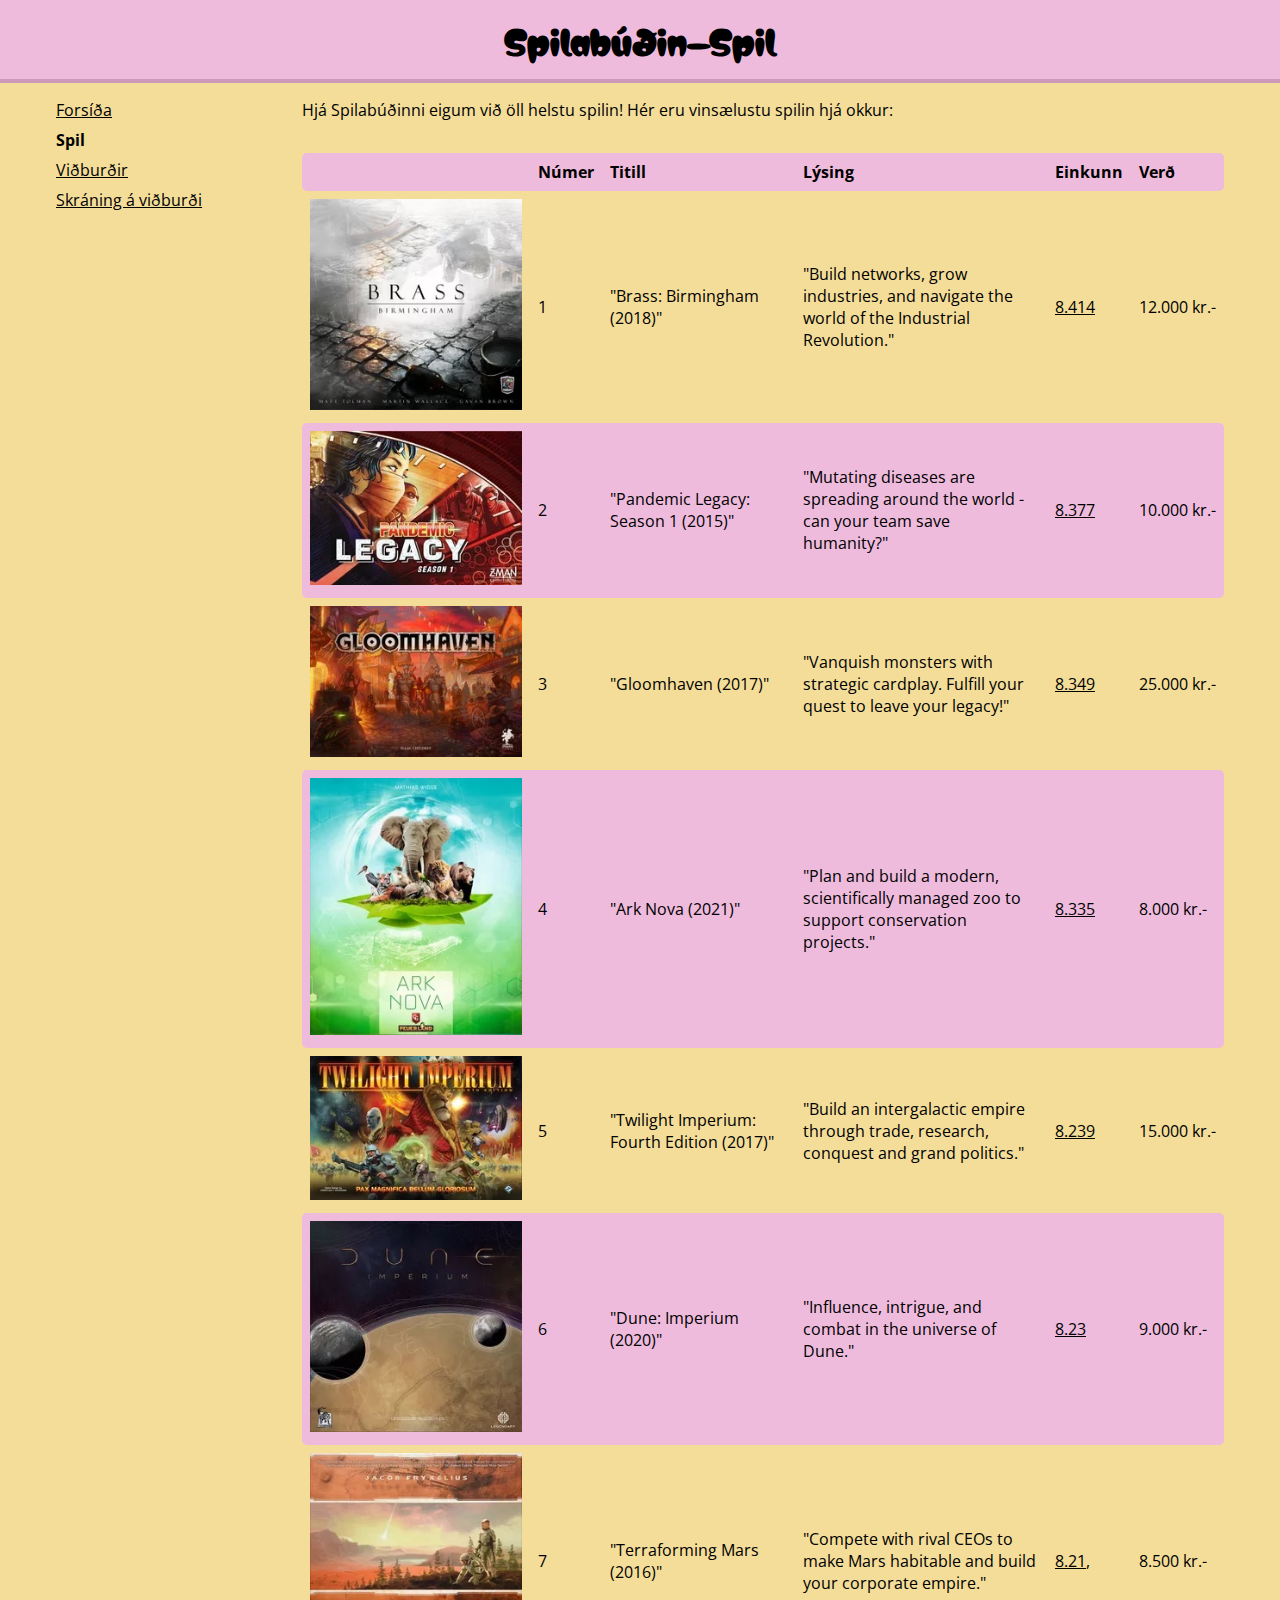
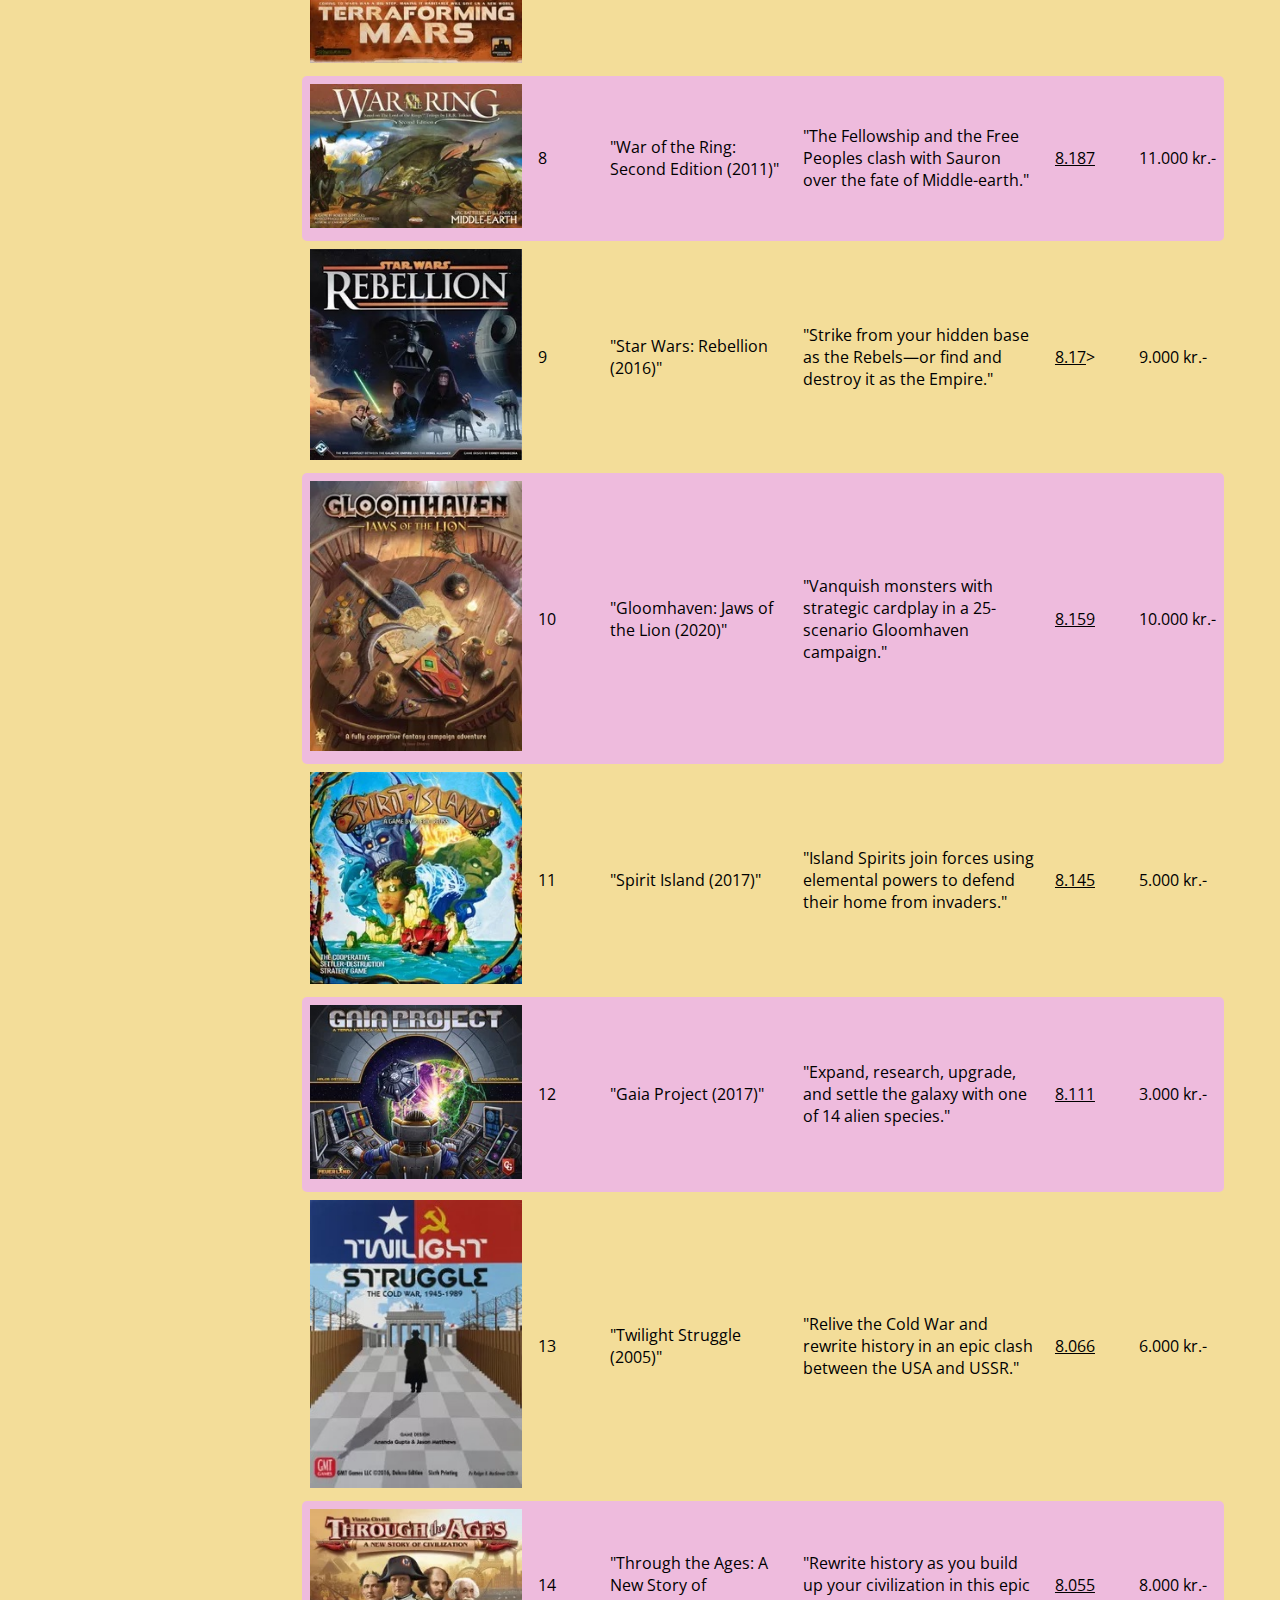
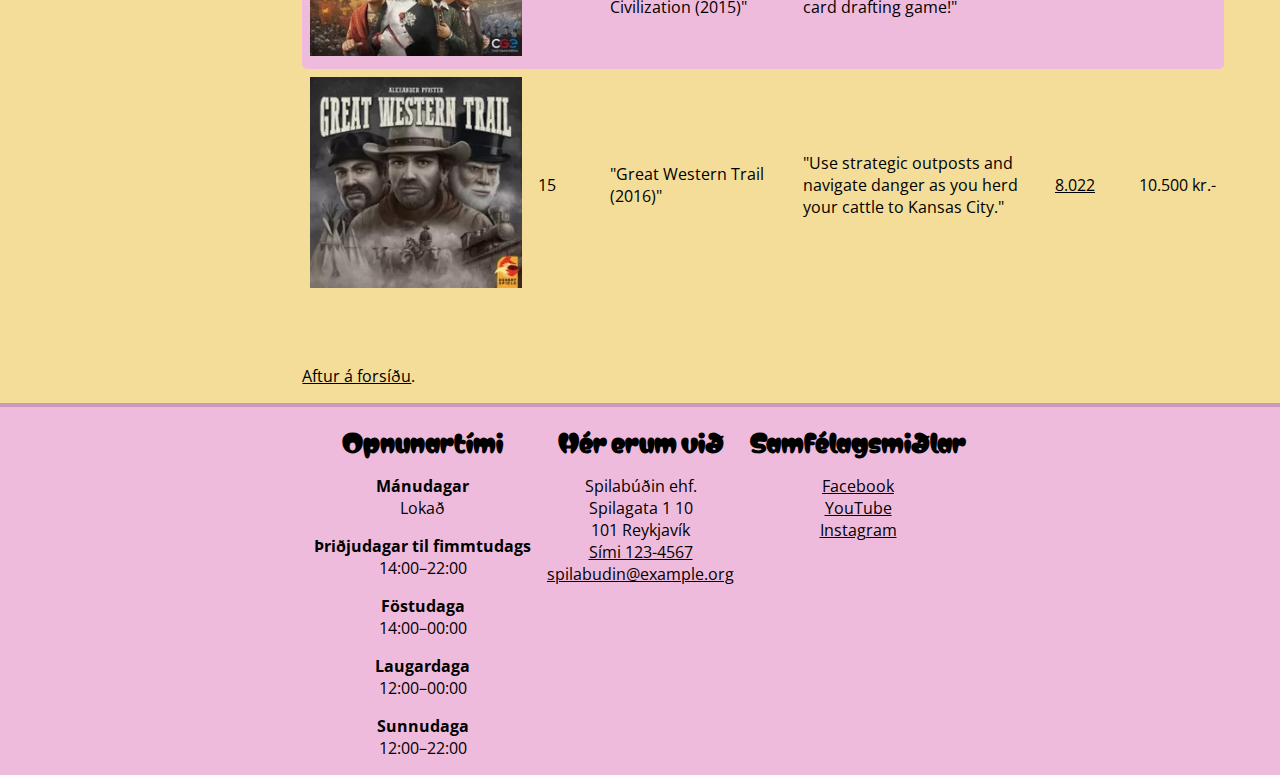
<file: v4/sidur/spil.html>
<!DOCTYPE html>
<html lang="is">

<head>
  <link rel="stylesheet" href="../styles.css">
  <meta charset="utf-8">
  <title>Spilabúðin—Spil</title>
  <meta name="description" content="Spilaúrval hjá Spilabúðinni">
  <meta property="og:title" content="Spilabúðin">
  <meta property="og:description" content="Spilaúrval hjá Spilabúðinni">
  <meta property="og:image" content="../myndir/sharing.jpg">
</head>

<body>
  <div class="wrapper">
    <header>
      <h1>Spilabúðin—Spil</h1>
    </header>
    <p class="sr-only"><a href="#efni">Beint í efni</a></p>

    <div class="wrapper-content">

      <nav class="wrapper-nav">
        <ul>
          <li><a href="../index.html">Forsíða</a></li>
          <li><strong>Spil</strong></li>
          <li><a href="./vidburdir.html">Viðburðir</a></li>
          <li><a href="./skraning.html">Skráning á viðburði</a></li>
        </ul>
      </nav>

      <main id="efni" class="wrapper-main">
        <div class="content">
          <p>Hjá Spilabúðinni eigum við öll helstu spilin! Hér eru vinsælustu spilin hjá okkur:</p>

          <table>
            <tr>
              <th></th>
              <th>Númer</th>
              <th>Titill</th>
              <th>Lýsing</th>
              <th>Einkunn</th>
              <th>Verð</th>
            </tr>
            <tr>
              <td><img src="../myndir/brass.jpg" alt=""></td>
              <td>1</td>
              <td>"Brass: Birmingham (2018)"</td>
              <td>"Build networks, grow industries, and navigate the world of the Industrial Revolution."</td>
              <td><a href="https://boardgamegeek.com/boardgame/224517/brass-birmingham">8.414</a></td>
              <td>12.000 kr.-</td>
            </tr>
            <tr>
              <td><img src="../myndir/pandemic.jpg" alt=""></td>
              <td>2</td>
              <td>"Pandemic Legacy: Season 1 (2015)"</td>
              <td> "Mutating diseases are spreading around the world - can your team save humanity?"</td>
              <td><a href="https://boardgamegeek.com/boardgame/161936/pandemic-legacy-season-1">8.377</a></td>
              <td>10.000 kr.-</td>
            </tr>
            <tr>
              <td><img src="../myndir/gloomhaven.jpg" alt=""></td>
              <td>3</td>
              <td>"Gloomhaven (2017)"</td>
              <td>"Vanquish monsters with strategic cardplay. Fulfill your quest to leave your legacy!"</td>
              <td><a href="https://boardgamegeek.com/boardgame/174430/gloomhaven">8.349</a></td>
              <td>25.000 kr.-</td>
            </tr>
            <tr>
              <td><img src="../myndir/arknova.jpg" alt=""></td>
              <td>4</td>
              <td>"Ark Nova (2021)"</td>
              <td>"Plan and build a modern, scientifically managed zoo to support conservation projects."</td>
              <td><a href="https://boardgamegeek.com/boardgame/342942/ark-nova">8.335</a></td>
              <td>8.000 kr.-</td>
            </tr>
            <tr>
              <td><img src="../myndir/twilight-imperium.jpg" alt=""></td>
              <td>5</td>
              <td>"Twilight Imperium: Fourth Edition (2017)"</td>
              <td>"Build an intergalactic empire through trade, research, conquest and grand politics."</td>
              <td><a href="https://boardgamegeek.com/boardgame/233078/twilight-imperium-fourth-edition">8.239</a></td>
              <td>15.000 kr.-</td>
            </tr>
            <tr>
              <td><img src="../myndir/dune.jpg" alt=""></td>
              <td>6</td>
              <td>"Dune: Imperium (2020)"</td>
              <td>"Influence, intrigue, and combat in the universe of Dune."</td>
              <td><a href="https://boardgamegeek.com/boardgame/316554/dune-imperium">8.23</a></td>
              <td>9.000 kr.-</td>
            </tr>
            <tr>
              <td><img src="../myndir/terraforming-mars.jpg" alt=""></td>
              <td>7</td>
              <td>"Terraforming Mars (2016)"</td>
              <td>"Compete with rival CEOs to make Mars habitable and build your corporate empire."</td>
              <td><a href="https://boardgamegeek.com/boardgame/167791/terraforming-mars">8.21</a>,</td>
              <td>8.500 kr.-</td>
            </tr>
            <tr>
              <td><img src="../myndir/war-of-the-ring.jpg" alt=""></td>
              <td>8</td>
              <td>"War of the Ring: Second Edition (2011)"</td>
              <td>"The Fellowship and the Free Peoples clash with Sauron over the fate of Middle-earth."</td>
              <td><a href="https://boardgamegeek.com/boardgame/115746/war-of-the-ring-second-edition">8.187</a></td>
              <td>11.000 kr.-</td>
            </tr>
            <tr>
              <td><img src="../myndir/star-wars.jpg" alt=""></td>
              <td>9</td>
              <td>"Star Wars: Rebellion (2016)"</td>
              <td>"Strike from your hidden base as the Rebels—or find and destroy it as the Empire."</td>
              <td><a href="https://boardgamegeek.com/boardgame/187645/star-wars-rebellion">8.17</a>></td>
              <td>9.000 kr.-</td>
            </tr>
            <tr>
              <td><img src="../myndir/gloomhaven-jaws.jpg" alt=""></td>
              <td>10</td>
              <td>"Gloomhaven: Jaws of the Lion (2020)"</td>
              <td>"Vanquish monsters with strategic cardplay in a 25-scenario Gloomhaven campaign."</td>
              <td><a href="https://boardgamegeek.com/boardgame/291457/gloomhaven-jaws-of-the-lion">8.159</a></td>
              <td>10.000 kr.-</td>
            </tr>
            <tr>
              <td><img src="../myndir/spirit-island.jpg" alt=""></td>
              <td>11</td>
              <td>"Spirit Island (2017)"</td>
              <td>"Island Spirits join forces using elemental powers to defend their home from invaders."</td>
              <td><a href="https://boardgamegeek.com/boardgame/162886/spirit-island">8.145</a></td>
              <td>5.000 kr.-</td>
            </tr>
            <tr>
              <td><img src="../myndir/gaia-project.jpg" alt=""></td>
              <td>12</td>
              <td>"Gaia Project (2017)"</td>
              <td>"Expand, research, upgrade, and settle the galaxy with one of 14 alien species."</td>
              <td><a href="https://boardgamegeek.com/boardgame/220308/gaia-project">8.111</a></td>
              <td>3.000 kr.-</td>
            </tr>
            <tr>
              <td><img src="../myndir/twilight-struggle.jpg" alt=""></td>
              <td>13</td>
              <td>"Twilight Struggle (2005)"</td>
              <td>"Relive the Cold War and rewrite history in an epic clash between the USA and USSR."</td>
              <td><a href="https://boardgamegeek.com/boardgame/12333/twilight-struggle">8.066</a></td>
              <td>6.000 kr.-</td>
            </tr>
            <tr>
              <td><img src="../myndir/through-the-ages.jpg" alt=""></td>
              <td>14</td>
              <td>"Through the Ages: A New Story of Civilization (2015)"</td>
              <td>"Rewrite history as you build up your civilization in this epic card drafting game!"</td>
              <td><a
                  href="https://boardgamegeek.com/boardgame/182028/through-the-ages-a-new-story-of-civilization">8.055</a>
              <td>8.000 kr.-</td>
            </tr>
            <tr>
              <td><img src="../myndir/great-western-trail.jpg" alt=""></td>
              <td>15</td>
              <td>"Great Western Trail (2016)"</td>
              <td>"Use strategic outposts and navigate danger as you herd your cattle to Kansas City."</td>
              <td><a href="https://boardgamegeek.com/boardgame/193738/great-western-trail">8.022</a></td>
              <td>10.500 kr.-</td>
            </tr>
          </table>

          <p class="back"><a href="../index.html">Aftur á forsíðu</a>.</p>
        </div>
      </main>
    </div>

    <footer>
      <section>
        <h2>Opnunartími</h2>
        <dl>
          <dt>Mánudagar</dt>
          <dd>Lokað</dd>
          <dt>Þriðjudagar til fimmtudags</dt>
          <dd>14:00–22:00</dd>
          <dt>Föstudaga</dt>
          <dd>14:00–00:00</dd>
          <dt>Laugardaga</dt>
          <dd>12:00–00:00</dd>
          <dt>Sunnudaga</dt>
          <dd>12:00–22:00</dd>
        </dl>
      </section>

      <section>
        <h2>Hér erum við</h2>
        <ul>
          <li>Spilabúðin ehf.</li>
          <li>Spilagata 1 10</li>
          <li>101 Reykjavík</li>
          <li><a href="tel:1234567">Sími 123-4567</a></li>
          <li>
            <a href="mailto:spilabudin@example.org">spilabudin@example.org</a>
          </li>
        </ul>
      </section>

      <section>
        <h2>Samfélagsmiðlar</h2>
        <ul>
          <li><a href="https://www.facebook.com/HaskoliIslands/">Facebook</a></li>
          <li><a href="https://www.youtube.com/user/HIvarp">YouTube</a></li>
          <li><a href="https://www.instagram.com/haskoli_islands/">Instagram</a></li>
        </ul>
      </section>
    </footer>
  </div>
</body>
</html>
</file>
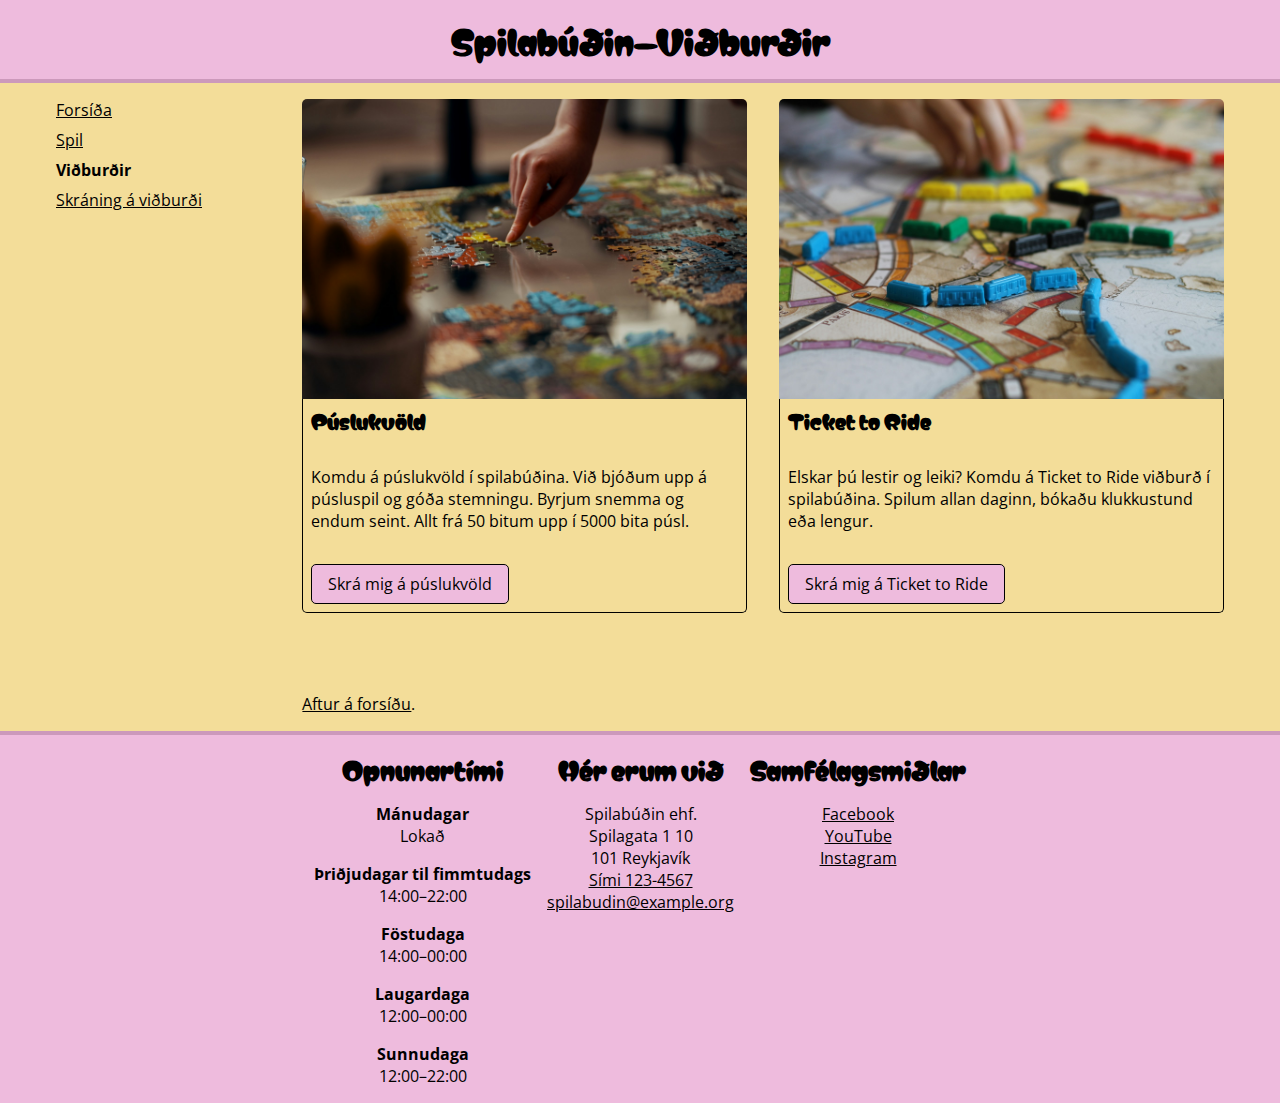
<file: v4/sidur/vidburdir.html>
<!DOCTYPE html>
<html lang="is">

<head>
  <link rel="stylesheet" href="../styles.css">
  <meta charset="utf-8">
  <title>Spilabúðin—Viðburðir</title>
  <meta name="description" content="Næstu viðburðir hjá Spilabúðinni.">
  <meta property="og:title" content="Spilabúðin">
  <meta property="og:description" content="Næstu viðburðir hjá Spilabúðinni.">
  <meta property="og:image" content="./myndir/sharing.jpg">
</head>

<body>
  <div class="wrapper">
    <header>
      <h1>Spilabúðin—Viðburðir</h1>
    </header>
    <p class="sr-only"><a href="#efni">Beint í efni</a></p>

    <div class="wrapper-content">
      <nav class="wrapper-nav">
        <ul>
          <li><a href="../index.html">Forsíða</a></li>
          <li><a href="./spil.html">Spil</a></li>
          <li><strong>Viðburðir</strong></li>
          <li><a href="./skraning.html">Skráning á viðburði</a></li>
        </ul>
      </nav>

      <main id="efni" class="wrapper-main">
        <div class="content">
          <div class="cards">
            <div class="content">
              <section class="card">
                <div class="image">
                  <img src="../myndir/puzzle.jpg"
                    alt="Mynd af borði með hálfkláruðu púsluspili, hönd bendir á stakt púsl.">
                </div>
                <div class="content event">
                  <h3 class="title">Púslukvöld</h3>
                  <div class="text">
                    <p>Komdu á púslukvöld í spilabúðina. Við bjóðum upp á púsluspil og góða stemningu. Byrjum snemma og
                      endum
                      seint.
                      Allt frá 50 bitum upp í 5000 bita púsl.</p>
                  </div>
                  <div class="actions">
                    <a href="./skraning.html" class="button">Skrá mig á púslukvöld</a>
                  </div>
                </div>
              </section>

              <section class="card">
                <div class="image">
                  <img src="../myndir/ticket-to-ride.jpg"
                    alt="Mynd af spilaborði Ticket to Ride, hönd setur niður lestarvagn.">
                </div>
                <div class="content event">
                  <h3 class="title">Ticket to Ride</h3>
                  <div class="text">
                    <p>Elskar þú lestir og leiki? Komdu á Ticket to Ride viðburð í spilabúðina. Spilum allan daginn,
                      bókaðu
                      klukkustund eða lengur.</p>
                  </div>
                  <div class="actions">
                    <a href="./skraning.html" class="button">Skrá mig á Ticket to Ride</a>
                  </div>
                </div>
              </section>
              
            </div>
          </div>
          <p class="back"><a href="../index.html">Aftur á forsíðu</a>.</p>
        </div>
      </main>
    </div>

    <footer>
      <section>
        <h2>Opnunartími</h2>
        <dl>
          <dt>Mánudagar</dt>
          <dd>Lokað</dd>
          <dt>Þriðjudagar til fimmtudags</dt>
          <dd>14:00–22:00</dd>
          <dt>Föstudaga</dt>
          <dd>14:00–00:00</dd>
          <dt>Laugardaga</dt>
          <dd>12:00–00:00</dd>
          <dt>Sunnudaga</dt>
          <dd>12:00–22:00</dd>
        </dl>
      </section>

      <section>
        <h2>Hér erum við</h2>
        <ul>
          <li>Spilabúðin ehf.</li>
          <li>Spilagata 1 10</li>
          <li>101 Reykjavík</li>
          <li><a href="tel:1234567">Sími 123-4567</a></li>
          <li>
            <a href="mailto:spilabudin@example.org">spilabudin@example.org</a>
          </li>
        </ul>
      </section>

      <section>
        <h2>Samfélagsmiðlar</h2>
        <ul>
          <li><a href="https://www.facebook.com/HaskoliIslands/">Facebook</a></li>
          <li><a href="https://www.youtube.com/user/HIvarp">YouTube</a></li>
          <li><a href="https://www.instagram.com/haskoli_islands/">Instagram</a></li>
        </ul>
      </section>
    </footer>
  </div>
</body>
</html>
</file>
<file: v3/styles.css>
/* Setjum inn „reset“ sem fjarlægir margin og padding af öllu */
* {
    margin: 0;
    padding: 0;
}
  
/* Reiknum stærð á öllum boxum sem border-box */
html {
    box-sizing: border-box;
}
/* og látum erfast á allt */
*,
*:before,
*:after {
    box-sizing: inherit;
}

/* hjálpar class sem felur sjónrænt en skjálesarar lesa */
.sr-only:not(:focus):not(:active) {
    clip: rect(0 0 0 0);
    clip-path: inset(50%);
    height: 1px;
    overflow: hidden;
    position: absolute;
    white-space: nowrap;
    width: 1px;
}

/* Almennt */

/** Letur og stærðir **/

/*** Grunnstærð er 16px ***/
html {
    font-size: 16px;
}

/*** Leturgerðir sem við sækjum úr fonts/ möppu ***/
@font-face {
    font-family: 'Matemasie';
    src: url(fonts/Matemasie-Regular.ttf) format('truetype');
}

@font-face {
    font-family: 'OpenSans';
    font-weight: 400;
    src: url(fonts/OpenSans-VariableFont_wdth\,wght.ttf) format('truetype');
}

@font-face {
    font-family: 'OpenSans';
    font-weight: bold;
    font-weight: 700;
    src: url(fonts/OpenSans-VariableFont_wdth\,wght.ttf) format('truetype');
}

/*** Allt meginmál notar open sans ***/
html,
input,
select,
button {
    font-family: OpenSans;
}

/*** Allar fyrirsagnir nota Matemasie regular ***/
h1,
h2,
h3,
legend {
    font-family: Matemasie;
}

.forsidumynd {
    display: float;
    max-width: 25em;
}

/** Lætur myndir aldrei taka meira pláss en foreldri skilgreinir **/
img {
    max-width: 100%;
    border-radius: 5px;
}

/** Litur á hlekkjum erfist frá foreldri **/
a {
    color: inherit;
}

/**
* Eftirfarandi setur upp grunn umbrot (layout) síðu með flexbox.
* Við förum yfir flexbox í viku 4 en þangað til er hægt að nota þetta
* sem grunn og án breytinga.
* Athugið að til þess að þetta virki þar að setja <div class="wrapper"> utan um allt efni 
* innan <body>.
*/
.wrapper {
    display: flex;
    flex-direction: column;
    width: 100%;
    min-height: 100vh;

    background-color: #f3dd99;
}

.wrapper main {
    max-width: 900px;
    margin-left: auto;
    margin-right: auto;
    flex: 1;
}

/* Það sem fylgir er tillaga að uppbyggingu á selectorum fyrir verkefnið */

/** Haus á síðum **/

header {
    background-color: #cc99bb;
    width: 100%;
    margin-left: auto;
    margin-right: auto;
    text-align: center;
    padding-top: 0.75em;
    padding-bottom: 0.75em;
}

/** Valmynd **/

nav {
    width: 100%;
    background-color: #eebbdd;
    border-bottom: 4px solid #cc99bb;
    text-align: center;
    margin-left: auto;
    margin-right: auto;
    padding-top: 1em;
    padding-bottom: 1em;
}

nav ul {
    max-width: 900px;
    text-align: center;
    margin: 0 auto;
}

nav li {
    display: inline-block;
    padding-left: 1em;
    padding-right: 1em;
}

/* Valin síða í nav t.d. verður bold*/
strong {
    font-family: OpenSans;
    font-weight: bold;
}

/* TODO Skilgreina aðra selectora fyrir valmynd */

/** Meginmál og efni forsíðu **/

main {
    /* TODO Skilgreina */
    margin-bottom: 1em;
    max-width: 900px;
    padding: 1rem 0;
}

/* TODO Skilgreina aðra selectora fyrir meginmál of forsíðu */

/** Fótur **/

footer {
    background-color: #eebbdd;
    border-top: 4px solid #cc99bb;
    text-align: center;
    margin: auto;
    display: flex;
    justify-content: space-evenly;
    padding: 1rem 0;
}

/* Ef við notum section fyrir hvert svæði undir fót, þá er hægt að nota eftirfarandi */
footer > section {
    display: inline-block;
    /* Lætur efni byrja efst í línu, almennt myndum við nota flexbox hér! */
    vertical-align: top;
    /* TODO fleiri skilgreiningar */
}

footer h2 {
    margin-bottom: 0.5em;
}

footer ul {
    list-style: none;
}

footer dt {
    font-weight: bold;
}

footer dd {
    margin-bottom: 0.5em;
}

/* TODO Skilgreina aðra selectora fyrir fót */

/** Spilasíða, töflustílar **/

table {
    /* TODO Skilgreina */
}

/* TODO Skilgreina aðra selectora fyrir töflu */

/** Viðburðir **/

.event {
    /* TODO Skilgreina, gerum ráð fyrir að hver viðburður hafi eigin selector */
}

/* TODO Skilgreina aðra selectora fyrir viðburði */

/** Skráningarform **/

/* TODO Skilgreina */
</file>
<file: v4/styles.css>
/* Setjum inn „reset“ sem fjarlægir margin og padding af öllu */
* {
  margin: 0;
  padding: 0;
}

/* Reiknum stærð á öllum boxum sem border-box */
html {
  box-sizing: border-box;
}
/* og látum erfast á allt */
*,
*:before,
*:after {
  box-sizing: inherit;
}

/* hjálpar class sem felur sjónrænt en skjálesarar lesa */
.sr-only:not(:focus):not(:active) {
  clip: rect(0 0 0 0);
  clip-path: inset(50%);
  height: 1px;
  overflow: hidden;
  position: absolute;
  white-space: nowrap;
  width: 1px;
}

/* Stillingar */

:root {

  /* Leturstillingar */
  --font-family-body: 'Open Sans', Arial, Helvetica, sans-serif;
  --font-family-title: 'Matemasie-Regular', 'Comic Sans MS', cursive;
  --font-size-body: 16px;
  --font-size-heading: 1.5rem;
  --font-base-size: 1rem;
  --spacing: 1rem;

   /* Litir */
   --bg-color-primary: #f3dd99;
   --bg-color-secondary: #eebbdd;
   --bg-color-form: #ffffff;
   --border-color-highlight: #cc99bb;

   /* Efnisbreiddir */
  --content-max-width: 1200px;
  --width-min-img: 200px;
  --width-max-img: 300px;
  --width-max-footer: 250px;

  /* Borderar */
  --border-width: 1px;
  --border-radius-default: 5px;
  --border-radius-img: 10px;
  --border-default: 1px solid black;
  --border-highlight: 4px solid #cc99bb;





   /*GAMLA*/

  /* Hámarks og lágmarks breidd á efni */

  /* Litir */
  --color-yellow: #f3dd99;
  --color-white: #ffffff;
  --color-purple: #eebbdd;
  --color-purple-dark: #cc99bb;

  /** Litir með notkun **/
  --border-color-highlight: var(--color-purple-dark);

  /* Letur stillingar */

}

/* Almennt */

/** Letur og stærðir **/

/*** Grunnstærð er 16px ***/
html {
  font-size: var(--font-size-body);
}

/*** Leturgerðir sem við sækjum úr fonts/ möppu ***/
@font-face {
  font-family: 'Matemasie-Regular';
  font-style: normal;
  font-weight: 400;
  font-display: swap;
  src: url('./fonts/Matemasie-Regular.ttf') format('woff2');
}

@font-face {
  font-family: 'Open Sans';
  font-style: normal;
  font-weight: 400;
  font-display: swap;
  src: url('./fonts/OpenSans-VariableFont_wdth\,wght.ttf') format('woff2');
}

@font-face {
  font-family: 'Open Sans';
  font-weight: 700;
  src: url('./fonts/OpenSans-VariableFont_wdth\,wght.ttf') format('woff2');
}

/*** Allt meginmál notar open sans ***/
html,
input,
select,
button {
  font-family: var(--font-family-body);
}

/*** Allar fyrirsagnir nota Matemasie regular ***/
h1,
h2,
h3,
legend {
  font-family: var(--font-family-title);
}

/** Lætur myndir aldrei taka meira pláss en foreldri skilgreinir **/
img {
  max-width: 100%;
}

/** Litur á hlekkjum erfist frá foreldri **/
a {
  color: inherit;
}

/** „Til baka á forsíðu“ hlekkur **/
.back {
  margin-top: var(--spacing);
}

/* Takkar */
.button {
  display: inline-block;
  font-size: 1rem;
  text-decoration: none;
  border: var(--border-default);
  border-radius: var(--border-radius-default);
  padding: calc(var(--spacing) * 0.5) var(--spacing);
  background-color: var(--bg-color-secondary);
}

/**
 * Eftirfarandi setur upp grunn umbrot (layout) síðu með flexbox.
 * Við förum yfir flexbox í viku 4 en þangað til er hægt að nota þetta
 * sem grunn og án breytinga.
 * Athugið að til þess að þetta virki þar að setja <div class="wrapper"> utan um allt efni 
 * innan <body>.
 */
.wrapper {
  display: flex;
  flex-direction: column;
  align-items: center;
  gap: var(--spacing);
  width: 100%;
  min-height: 100vh;
  background-color: var(--bg-color-primary);
}

.wrapper .wrapper-content {
  display: flex;
  flex: 1;
  width: 100%;
  max-width: var(--content-max-width);
  padding-left: var(--spacing);
  padding-right: var(--spacing);
  gap: var(--spacing);
}

.wrapper .wrapper-nav {
  flex: 1;
}

.wrapper .wrapper-main {
  flex: 4;
}

/* Það sem fylgir er tillaga að uppbyggingu á selectorum fyrir verkefnið */

/** Haus á síðum **/

header {
  background-color: var(--bg-color-secondary);
  border-bottom: var(--border-highlight);
  padding: var(--spacing) calc(var(--spacing) * 1.5);
  text-align: center;
  width: 100%;
}

/** Valmynd **/

nav ul {
  list-style: none;
}

nav ul li {
  margin-bottom: calc(var(--spacing) / 2);
  text-align: left;
}

/* Kort */

.cards {
  display: flex;
  flex-direction: column;
  gap: var(--spacing);
}

.cards > .title {
  width: 100%;
  text-align: center;
}

.cards > .content {
  display: flex;
  flex-wrap: wrap;
  width: 100%;
  justify-content: center;
  gap: calc(var(--spacing) * 2);
}

.card {
  display: flex;
  flex-direction: column;
  width: calc(50% - var(--spacing));
}

.card .image {
  width: 100%;
}

.card > .image img {
  display: block;
  width: 100%;
  height: 300px;
  object-fit: cover;
  object-position: 50% 50%;
  border-top-left-radius: var(--border-radius-default);
  border-top-right-radius: var(--border-radius-default);
}

.card:not(:has(> .image)) > .content {
  border: var(--border-default);
  border-radius: var(--border-radius-default);
}

.card > .content > .text {
  flex: 1;
}

.card > .content > .actions {
  display: flex;
  gap: var(--spacing);
  justify-content: space-between;
  margin-top: var(--spacing);
}

.card > .content {
  display: flex;
  flex: 1;
  flex-direction: column;
  padding: calc(var(--spacing) / 2);
  border: var(--border-default);
  border-top: 0;
  gap: var(--spacing);
  border-bottom-left-radius: var(--border-radius-default);
  border-bottom-right-radius: var(--border-radius-default);
}

/** Meginmál og efni forsíðu **/

main {
  width: 100%;
}

/**
 * notum þetta til að fá bil á milli eininga _almennt_
 * en ekki að hver eining þurfi að huga að bili
 */
main > .content {
  display: flex;
  flex-direction: column;
  gap: calc(var(--spacing) * 2);
}

/*** Inngangsefni á forsíðu ***/

.inngangur {
  display: flex;
  justify-content: center;
  gap: var(--spacing);
}

.inngangur img {
  order: 1;
  max-width: var(--width-max-img);
  border-radius: var(--border-radius-img);
}

/** Fótur **/

footer {
  display: flex;
  width: 100%;
  justify-content: center;
  text-align: center;
  gap: var(--spacing);
  border-top: var(--border-highlight);
  background-color: var(--bg-color-secondary);
  padding-top: var(--spacing);
}

footer > section {
  max-width: var(--width-max-footer);
}

footer ul {
  list-style: none;
}

footer h2 {
  margin-bottom: var(--spacing);
}

/*** Opnunartími ***/

dt {
  font-weight: bold;
}

dd {
  margin-bottom: var(--spacing);
}

/** Spilasíða, töflustílar **/

table {
  margin-bottom: 1rem;
  border-spacing: 0;
}

table th,
table td {
  padding: 0.5rem;
  text-align: left;
}

table tr th:first-child,
table tr td:first-child {
  border-top-left-radius: var(--border-radius-default);
  border-bottom-left-radius: var(--border-radius-default);
}

table tr th:last-child,
table tr td:last-child {
  border-top-right-radius: var(--border-radius-default);
  border-bottom-right-radius: var(--border-radius-default);
}

table tbody tr:nth-child(2n + 1) {
  background-color: var(--bg-color-secondary);
}

table img {
  width: 100%;
  min-width: var(--width-min-img);
  max-width: var(--width-max-img);
}

table td:last-child {
  white-space: nowrap;
}

/** Viðburðir **/

.event {
  clear: left;
  width: 100%;
  margin-bottom: calc(var(--spacing) * 2);
}

.event .title {
  margin-bottom: var(--spacing);
}

.event .content {
  width: 100%;
}

.event img {
  float: left;
  margin-right: var(--spacing);
  margin-bottom: var(--spacing);
}

.event .register {
  clear: both;
}

.event .register {
  clear: both;
}

/** Skráningarform **/

fieldset {
  margin-bottom: 1rem;
  border: 0;
}

fieldset legend {
  margin-bottom: var(--spacing);
  font-size: var(--font-size-heading);
}

fieldset div label {
  display: block;
}

fieldset input,
fieldset select,
fieldset textarea {
  padding: 0.5rem;
  width: 100%;
  border: var(--border-default);
  background-color: var(--color-background-form);
}

fieldset input[type='checkbox'] {
  display: inline-block;
  margin-right: 0.5rem;
  width: auto;
}

/*
form button {
  display: inline-block;
  padding: 0.5rem 1rem;
  border-radius: 5px;
  border-width: 1px;
  background-color: #eebbdd;
}
  */
</file>
